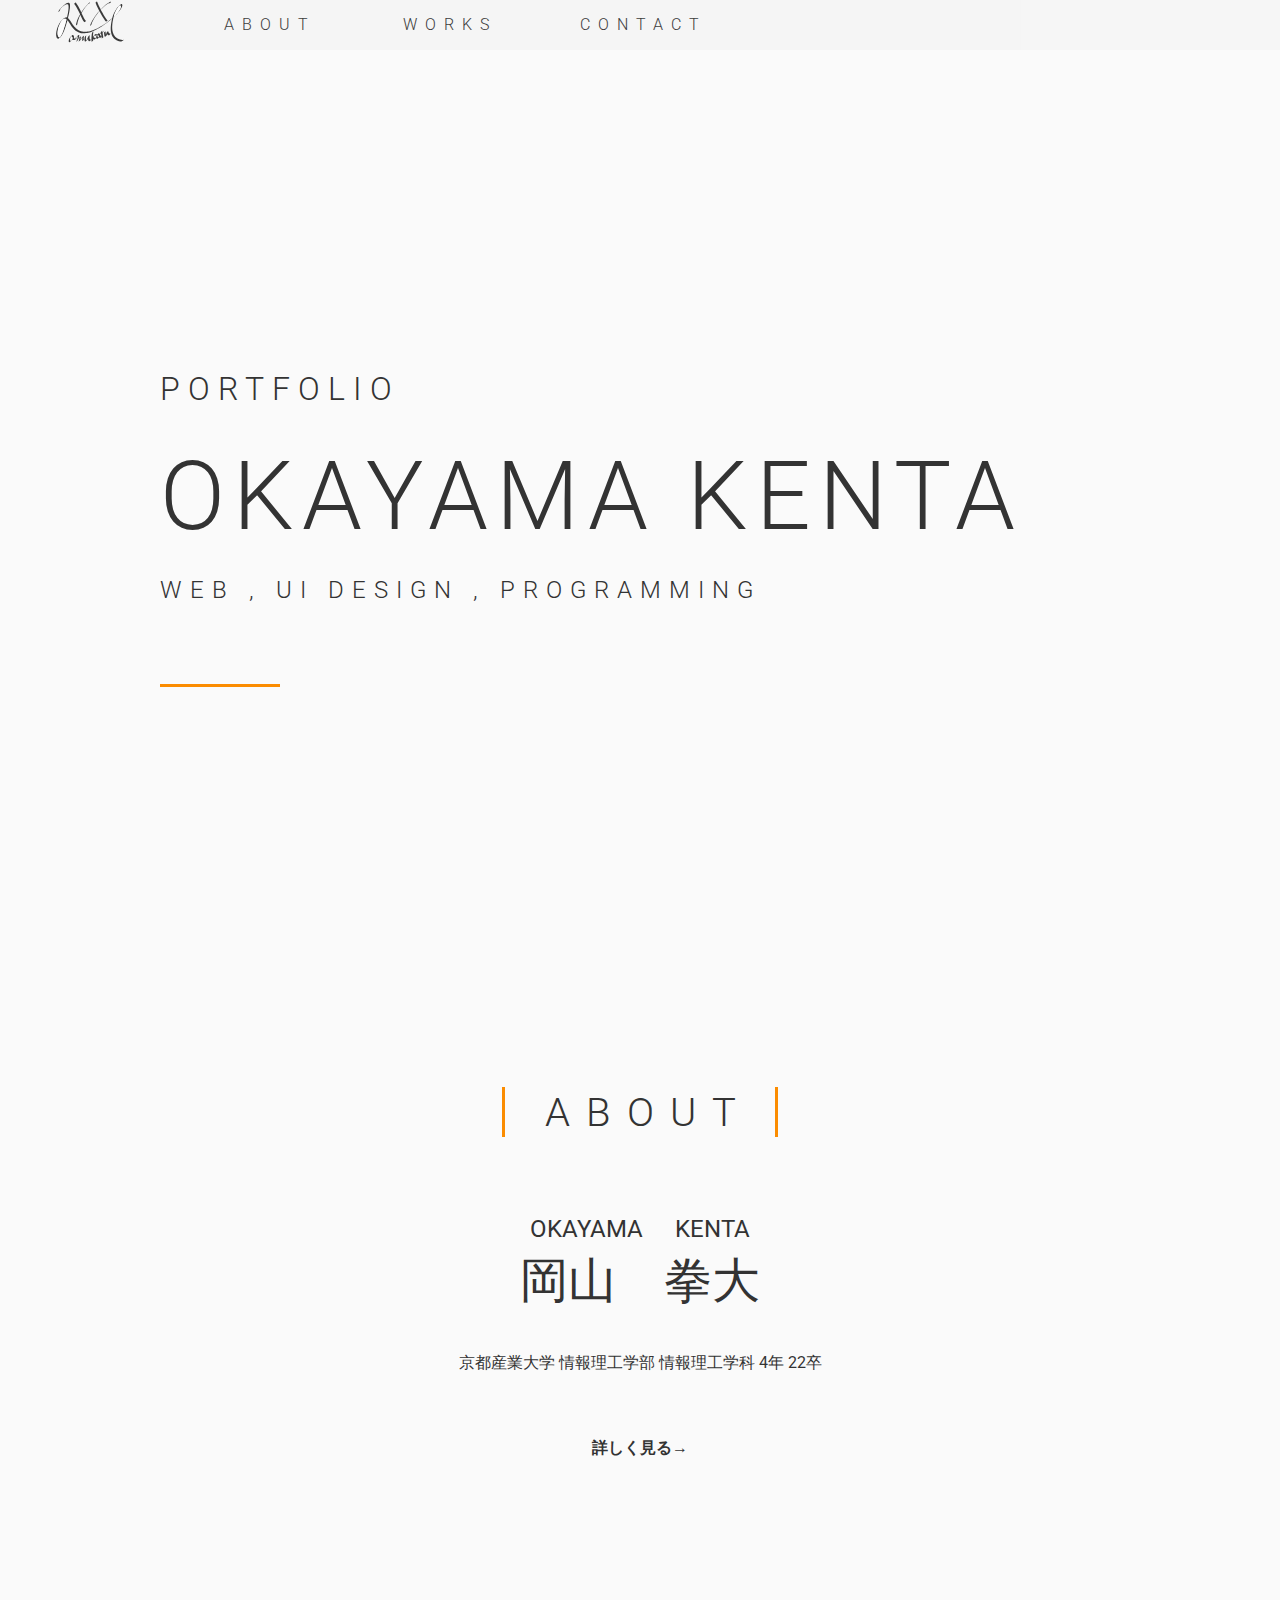
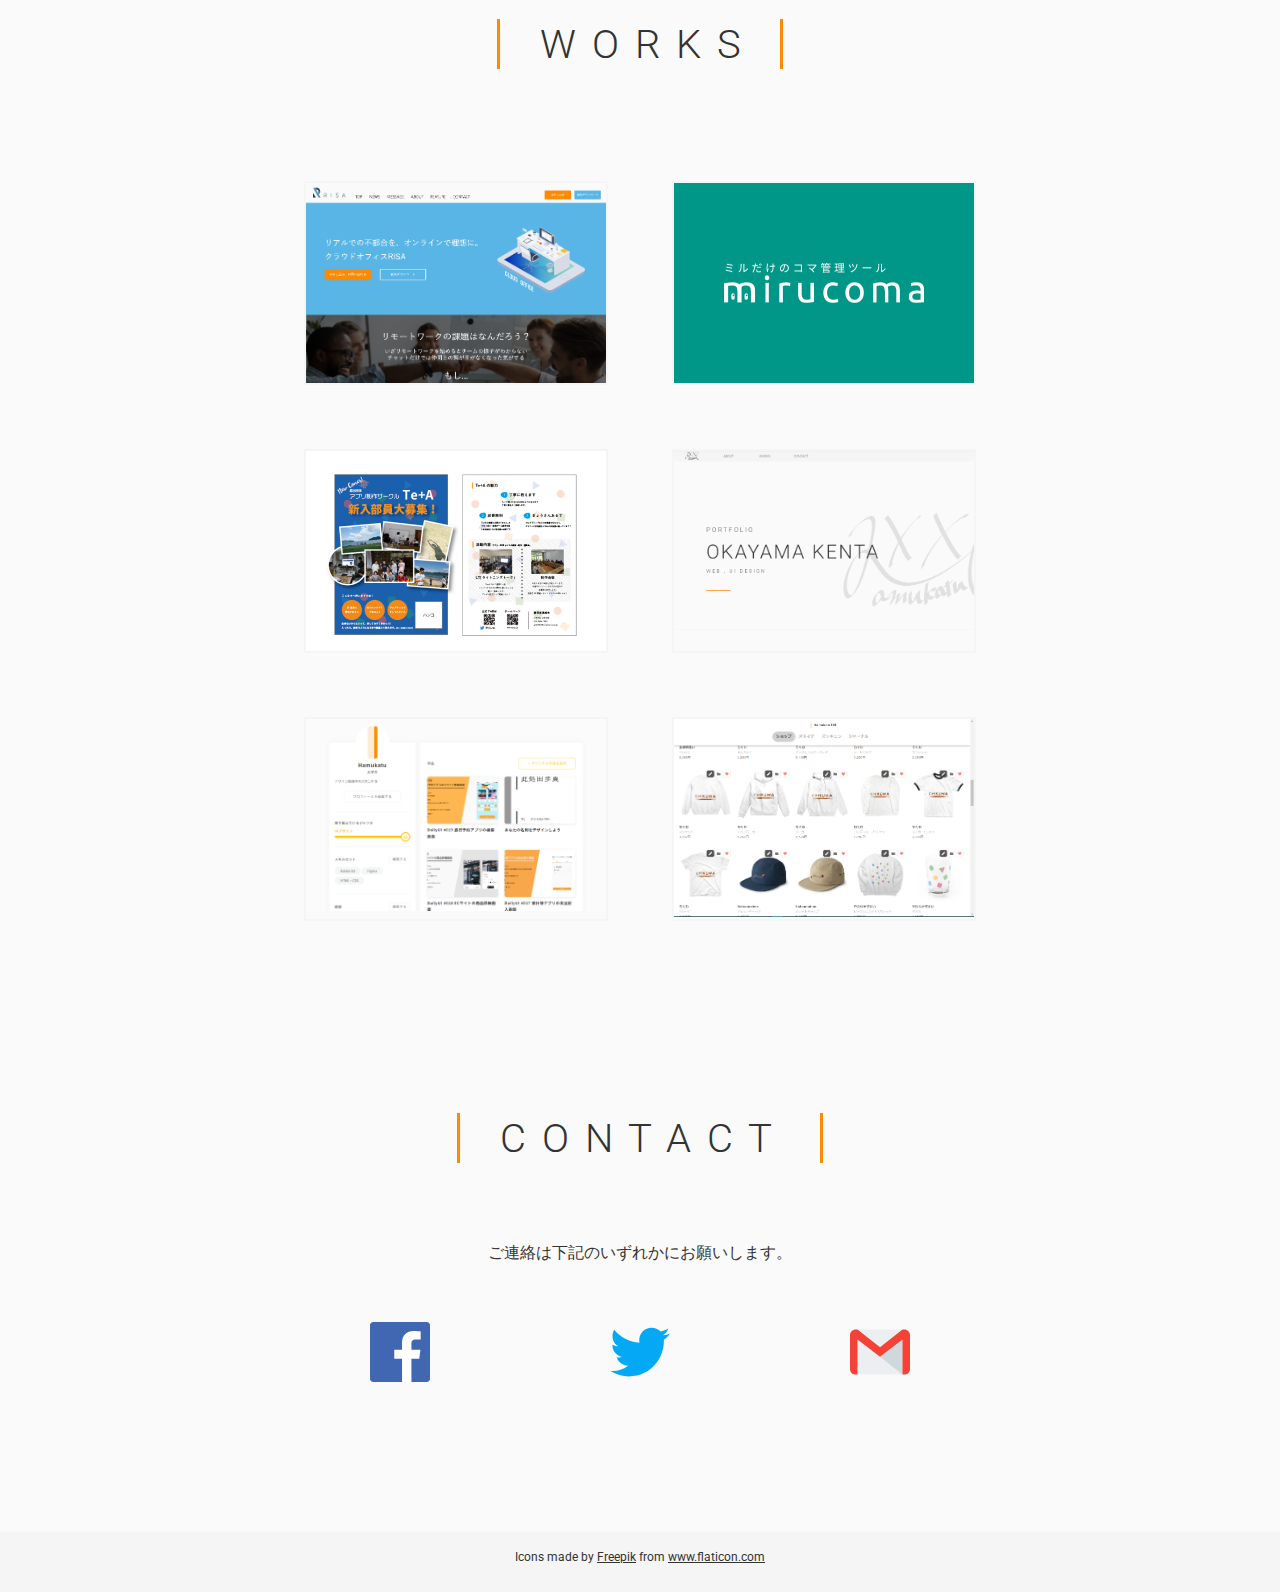
<file: index.html>
<!DOCTYPE html>
<html lang="ja" dir="ltr">

 <head>
  <meta charset="utf-8">
  <meta name="viewport" content="width=device-width, initial-scale=1, minimum-scale=1, user-scalable=yes">
	<title>Portfolio</title>
  <link rel="stylesheet" href="css/stylesheet.css">
  <link rel="stylesheet" href="css/responsive.css">
  <link rel="icon" href="img/icon-top-favicon.svg">
  <script src="https://ajax.googleapis.com/ajax/libs/jquery/1.12.4/jquery.min.js"></script>
  <script src="index.js"></script>
  <link href="https://fonts.googleapis.com/css2?family=Roboto&display=swap" rel="stylesheet">
  <link href="https://fonts.googleapis.com/css2?family=Roboto:wght@300&display=swap" rel="stylesheet">

  <!-- Global site tag (gtag.js) - Google Analytics -->
<script async src="https://www.googletagmanager.com/gtag/js?id=G-50XK68QY48"></script>
<script>
  window.dataLayer = window.dataLayer || [];
  function gtag(){dataLayer.push(arguments);}
  gtag('js', new Date());

  gtag('config', 'G-50XK68QY48');
</script>

 </head>

 <body>

  <header>
   <div class="header-btns">
     <a href="./index.html"><img src="img/icon-top.svg" class="header-btn header-icon" alt=""></a>
    <a href="./about.html" class="header-btn about-btn">ABOUT</a>
    <a href="./works.html" class="header-btn works-btn">WORKS</a>
    <a href="./contact.html" class="header-btn contact-btn">CONTACT</a>
   </div>
  </header>

  <div id="wrapper">
    <div class="head">
     <div class="btn-gnavi">
      <span></span>
      <span></span>
      <span></span>
     </div>
    </div>
   <nav id="global-navi">
    <ul class="menu">
     <li><a href="index.html">HOME</a></li>
     <li><a href="about.html">ABOUT</a></li>
     <li><a href="works.html">WORKS</a></li>
     <li><a href="contact.html">CONTACT</a></li>
    </ul>
   </nav>
  </div>

  <div class="top">
   <p class="sub-title1">PORTFOLIO</p>
   <p class="top-name">OKAYAMA KENTA</p>
   <p class="sub-title2">WEB , UI DESIGN , PROGRAMMING</p>
   <div class="line"></div>
   <img src="img/icon-top.svg" class="top-image" alt="">
  </div>

  <div class="about">
   <div class="title">
    <div class="line-left"></div>
    <p class="title-sentence">ABOUT</p>
    <div class="line-right"></div>
   </div>
   <div class="my-name">
    <div class="name-furigana">
     <p class="myoji-furigana">OKAYAMA</p>
     <p class="namae-furigana">KENTA</p>
    </div>
    <div class="name">
     <p class="myoji">岡山</p>
     <p class="namae">拳大</p>
    </div>
   </div>
   <p class="univ">京都産業大学 情報理工学部 情報理工学科 4年 22卒</p>
   <div class="btn">
    <a class="more-info" href="./about.html">詳しく見る→</a>
   </div>
  </div>

  <div class="works">
   <div class="title">
    <div class="line-left"></div>
    <p class="title-sentence-works">WORKS</p>
    <div class="line-right"></div>
   </div>
   <div class="contents-works">
    <div class="work risa">
     <a href="work-risa.html">
      <img src="img/risa.png" class="img-work" alt="">
       <div class="mask">
        <p class="sentence-hover">クラウドオフィスサービスRISA</p>
        <p class="sentence-hover">LPリデザイン</p>
       </div>
     </a>
    </div>
    <div class="work juku-hp">
     <a href="work-juku.html">
      <img src="img/mirucoma.png" class="img-work instead" alt="">
      <div class="mask">
       <p class="sentence-hover">塾業務サポートサービス</p>
       <p class="sentence-hover">web,UIデザイン</p>
      </div>
     </a>
    </div>
    <div class="work tea">
     <a href="work-tea.html">
      <img src="img/Te+A.png" class="img-work" alt="">
      <div class="mask">
       <p class="sentence-hover">アプリ制作サークルTe+A</p>
       <p class="sentence-hover">勧誘チラシ作成</p>
      </div>
     </a>
    </div>
    <div class="work portfolio">
     <a href="work-portfolio.html">
      <img src="img/portfolio-head.png" class="img-work" alt="">
      <div class="mask">
       <p class="sentence-hover">Portfolio</p>
       <p class="sentence-hover">webデザイン・コーディング</p>
      </div>
     </a>
    </div>
    <div class="work cocoda">
     <a href="https://cocoda-design.com/Hamukatu" target="_blank">
      <img src="img/Cocoda.png" class="img-work" alt="">
      <div class="mask">
       <p class="sentence-hover">DailyCocoda!</p>
       <p class="sentence-hover">UIデザイン</p>
      </div>
     </a>
    </div>
    <div class="work suzuri">
     <a href="https://suzuri.jp/hamukatu104" target="_blank">
      <img src="img/Suzuri.png" class="img-work" alt="">
      <div class="mask">
       <p class="sentence-hover">SUZURI</p>
       <p class="sentence-hover">Tシャツデザイン</p>
      </div>
     </a>
    </div>
   </div>
  </div>

  <div class="contact">
   <div class="title">
    <div class="line-left"></div>
    <p class="title-sentence-contact">CONTACT</p>
    <div class="line-right"></div>
   </div>
   <p class="contact-sentence">ご連絡は下記のいずれかにお願いします。</p>
   <div class="icons">
    <a href="https://www.facebook.com/profile.php?id=100041745818917" class="btn-contact" target="_blank"><img src="icon/facebook.svg" class="icon facebook" alt=""></a>
    <a href="https://twitter.com/328_kenta" class="btn-contact" target="_blank"><img src="icon/twitter.svg" class="icon twitter" alt=""></a>
    <a href="mailto:o.kenta.328@gmail.com" class="btn-contact" target="_blank"><img src="icon/gmail.svg" class="icon gmail" alt=""></a>
   </div>
  </div>

  <footer>
   <div class="flat-icon">Icons made by <a href="https://www.flaticon.com/authors/freepik" title="Freepik">Freepik</a> from <a href="https://www.flaticon.com/" title="Flaticon">www.flaticon.com</a></div>
  </footer>

 </body>
</html>
</file>
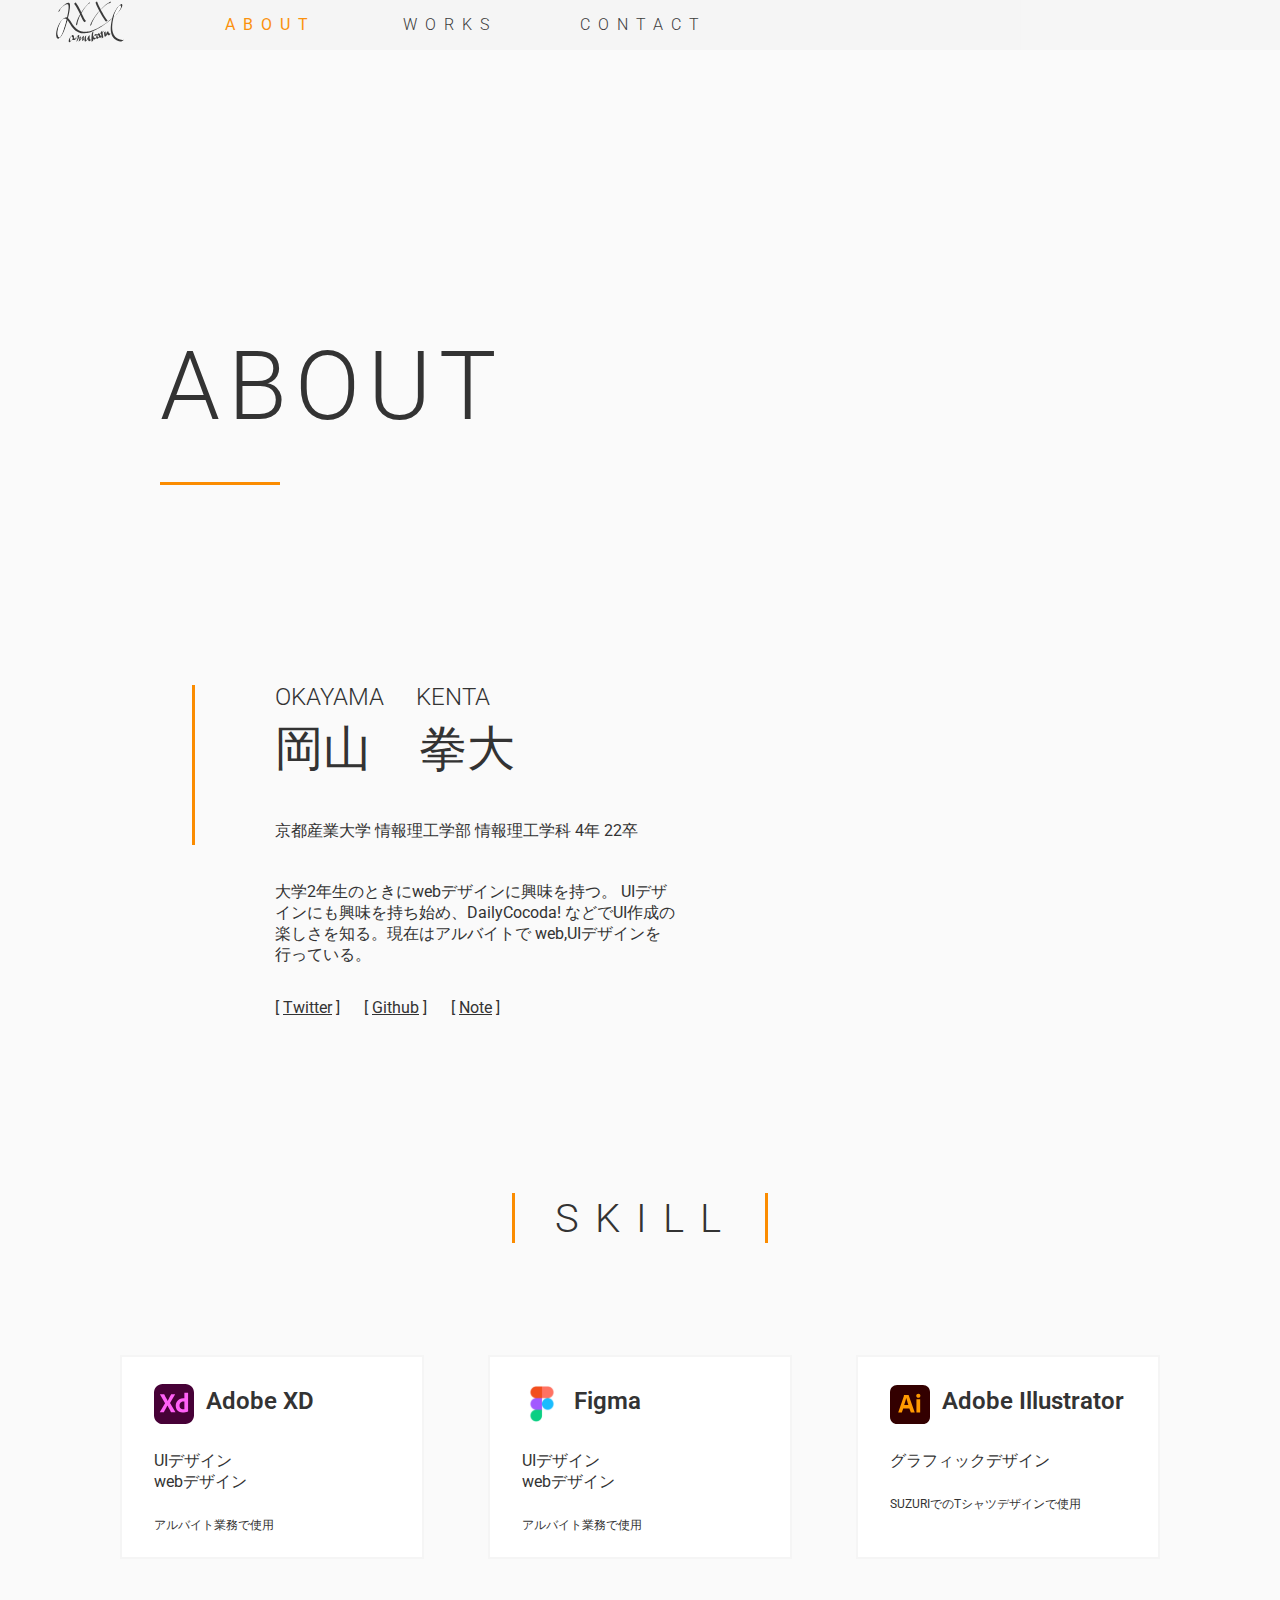
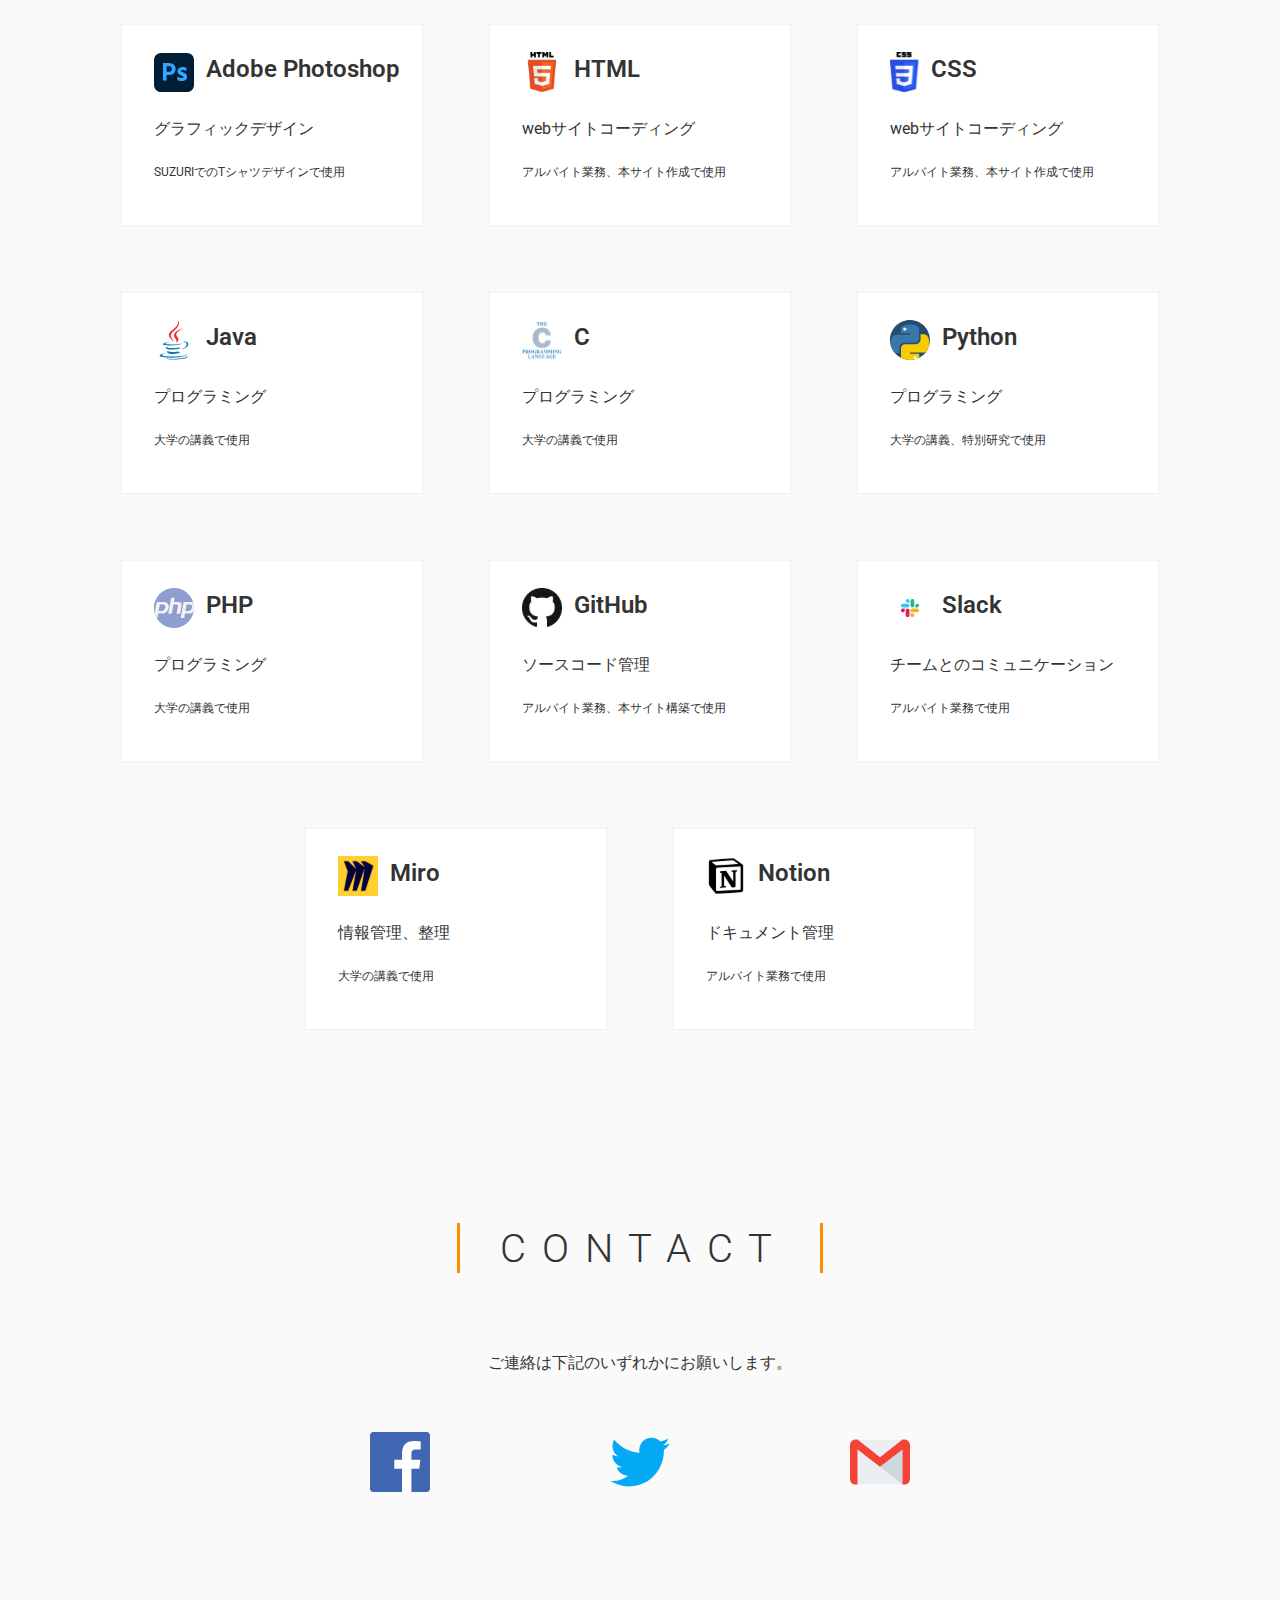
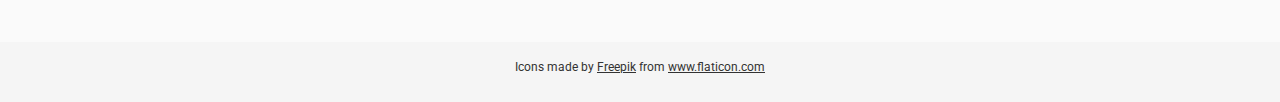
<file: about.html>
<!DOCTYPE html>
<html lang="ja" dir="ltr">

<head>
 <meta charset="utf-8">
 <meta name="viewport" content="width=device-width, initial-scale=1, minimum-scale=1, user-scalable=yes">
 <title>Portfolio</title>
 <link rel="stylesheet" href="css/stylesheet.css">
 <link rel="stylesheet" href="css/about.css">
 <link rel="stylesheet" href="css/responsive.css">
 <script src="https://ajax.googleapis.com/ajax/libs/jquery/1.12.4/jquery.min.js"></script>
 <script src="index.js"></script>
 <link href="https://fonts.googleapis.com/css2?family=Roboto&display=swap" rel="stylesheet">
 <link href="https://fonts.googleapis.com/css2?family=Roboto:wght@300&display=swap" rel="stylesheet">

<!-- Global site tag (gtag.js) - Google Analytics -->
<script async src="https://www.googletagmanager.com/gtag/js?id=G-50XK68QY48"></script>
<script>
  window.dataLayer = window.dataLayer || [];
  function gtag(){dataLayer.push(arguments);}
  gtag('js', new Date());

  gtag('config', 'G-50XK68QY48');
</script>

</head>

<body>

 <header>
  <div class="header-btns">
   <a href="./index.html"><img src="img/icon-top.svg" class="header-btn header-icon" alt=""></a>
   <a href="./about.html" class="header-btn about-btn">ABOUT</a>
   <a href="./works.html" class="header-btn works-btn">WORKS</a>
   <a href="./contact.html" class="header-btn contact-btn">CONTACT</a>
  </div>
 </header>

 <div id="wrapper">
  <div class="head">
   <div class="btn-gnavi">
    <span></span>
    <span></span>
    <span></span>
   </div>
  </div>
 <nav id="global-navi">
  <ul class="menu">
   <li><a href="index.html">HOME</a></li>     
   <li><a href="about.html">ABOUT</a></li>
   <li><a href="works.html">WORKS</a></li>
   <li><a href="contact.html">CONTACT</a></li>
  </ul>
 </nav>
</div>

 <div class="top">
  <p class="top-name">ABOUT</p>
  <div class="line"></div>
 </div>
 
 <div class="about-me">
  <div class="line-about"></div>
  <div class="my-profile">
   <div class="my-name">
    <div class="name-furigana">
     <p class="myoji-furigana">OKAYAMA</p>
     <p class="namae-furigana">KENTA</p>
    </div>
    <div class="name">
     <p class="myoji">岡山</p>
     <p class="namae">拳大</p>
    </div>
   </div>
   <p class="univ">京都産業大学 情報理工学部 情報理工学科 4年 22卒</p>
   <p class="sentence-about">大学2年生のときにwebデザインに興味を持つ。
    UIデザインにも興味を持ち始め、DailyCocoda!
    などでUI作成の楽しさを知る。現在はアルバイトで
    web,UIデザインを行っている。</p>
    <div class="sns">
     <p class="sns-btn">[ <a href="https://twitter.com/328_kenta" target="_blank">Twitter</a> ]</p>
     <p class="sns-btn">[ <a href="https://github.com/Hamukatu104" target="_blank">Github</a> ]</p>
     <p class="sns-btn">[ <a href="https://note.com/hamukatu104" target="_blank">Note</a> ]</p>
    </div>
  </div>
  <div><img src="img/icon-top.svg" class="top-image" alt=""></div>
 </div>

 <div class="skills">
  <div class="title">
   <div class="line-left"></div>
   <p class="title-sentence-skill">SKILL</p>
   <div class="line-right"></div>
  </div>

  <div class="contents-skills">

   <div class="skill xd">
     <img src="icon/XD.svg" class="icon-skill vertical-middle" alt="">
     <p class="sentence-skill vertical-middle">Adobe XD</p>
     <p class="subtitle-skill">UIデザイン<br>webデザイン</p>
     <p class="use-skill">アルバイト業務で使用</p>
   </div>
   <div class="skill figma">
    <img src="icon/figma.svg" class="icon-skill vertical-middle" alt="">
    <p class="sentence-skill vertical-middle">Figma</p>
    <p class="subtitle-skill">UIデザイン<br>webデザイン</p>
    <p class="use-skill">アルバイト業務で使用</p>
  </div>
  <div class="skill illustrator">
    <img src="icon/illustrator.svg" class="icon-skill vertical-middle" alt="">
    <p class="sentence-skill vertical-middle">Adobe Illustrator</p>
    <p class="subtitle-skill">グラフィックデザイン</p>
    <p class="use-skill">SUZURIでのTシャツデザインで使用</p>
  </div>
  <div class="skill photoshop">
    <img src="icon/photoshop.svg" class="icon-skill vertical-middle" alt="">
    <p class="sentence-skill vertical-middle">Adobe Photoshop</p>
    <p class="subtitle-skill">グラフィックデザイン</p>
    <p class="use-skill">SUZURIでのTシャツデザインで使用</p>
  </div>
  <div class="skill html">
    <img src="icon/HTML5.svg" class="icon-skill vertical-middle" alt="">
    <p class="sentence-skill vertical-middle">HTML</p>
    <p class="subtitle-skill">webサイトコーディング</p>
    <p class="use-skill">アルバイト業務、本サイト作成で使用</p>
  </div>
  <div class="skill css">
    <img src="icon/CSS3.svg" class="icon-skill vertical-middle" alt="">
    <p class="sentence-skill vertical-middle">CSS</p>
    <p class="subtitle-skill">webサイトコーディング</p>
    <p class="use-skill">アルバイト業務、本サイト作成で使用</p>
  </div>
  <div class="skill Java">
    <img src="icon/java.svg" class="icon-skill vertical-middle" alt="">
    <p class="sentence-skill vertical-middle">Java</p>
    <p class="subtitle-skill">プログラミング</p>
    <p class="use-skill">大学の講義で使用</p>
  </div>
  <div class="skill C">
    <img src="icon/C.svg" class="icon-skill vertical-middle" alt="">
    <p class="sentence-skill vertical-middle">C</p>
    <p class="subtitle-skill">プログラミング</p>
    <p class="use-skill">大学の講義で使用</p>
  </div>
  <div class="skill Python">
    <img src="icon/python.svg" class="icon-skill vertical-middle" alt="">
    <p class="sentence-skill vertical-middle">Python</p>
    <p class="subtitle-skill">プログラミング</p>
    <p class="use-skill">大学の講義、特別研究で使用</p>
  </div>
  <div class="skill php">
    <img src="icon/php.svg" class="icon-skill vertical-middle" alt="">
    <p class="sentence-skill vertical-middle">PHP</p>
    <p class="subtitle-skill">プログラミング</p>
    <p class="use-skill">大学の講義で使用</p>
  </div>
  <div class="skill Github">
    <img src="icon/GitHub.svg" class="icon-skill vertical-middle" alt="">
    <p class="sentence-skill vertical-middle">GitHub</p>
    <p class="subtitle-skill">ソースコード管理</p>
    <p class="use-skill">アルバイト業務、本サイト構築で使用</p>
  </div>
  <div class="skill Slack">
    <img src="icon/Slack.svg" class="icon-skill vertical-middle" alt="">
    <p class="sentence-skill vertical-middle">Slack</p>
    <p class="subtitle-skill">チームとのコミュニケーション</p>
    <p class="use-skill">アルバイト業務で使用</p>
  </div>
  <div class="skill Miro">
    <img src="icon/miro.svg" class="icon-skill vertical-middle" alt="">
    <p class="sentence-skill vertical-middle">Miro</p>
    <p class="subtitle-skill">情報管理、整理</p>
    <p class="use-skill">大学の講義で使用</p>
  </div>
  <div class="skill Notion">
    <img src="icon/notion.svg" class="icon-skill vertical-middle" alt="">
    <p class="sentence-skill vertical-middle">Notion</p>
    <p class="subtitle-skill">ドキュメント管理</p>
    <p class="use-skill">アルバイト業務で使用</p>
  </div>



  </div>


 </div>
 
 <div class="contact">
  <div class="title">
   <div class="line-left"></div>
   <p class="title-sentence-contact">CONTACT</p>
   <div class="line-right"></div>
  </div>
  <p class="contact-sentence">ご連絡は下記のいずれかにお願いします。</p>
  <div class="icons">
   <a href="https://www.facebook.com/profile.php?id=100041745818917" class="btn-contact" target="_blank"><img src="icon/facebook.svg" class="icon facebook" alt=""></a>
   <a href="https://twitter.com/328_kenta" class="btn-contact" target="_blank"><img src="icon/twitter.svg" class="icon twitter" alt=""></a>
   <a href="mailto:o.kenta.328@gmail.com" class="btn-contact" target="_blank"><img src="icon/gmail.svg" class="icon gmail" alt=""></a>
  </div>
 </div>

 <footer>
  <div class="flat-icon">Icons made by <a href="https://www.flaticon.com/authors/freepik" title="Freepik">Freepik</a> from <a href="https://www.flaticon.com/" title="Flaticon">www.flaticon.com</a></div>
 </footer>
  
</body>

</html>
</file>
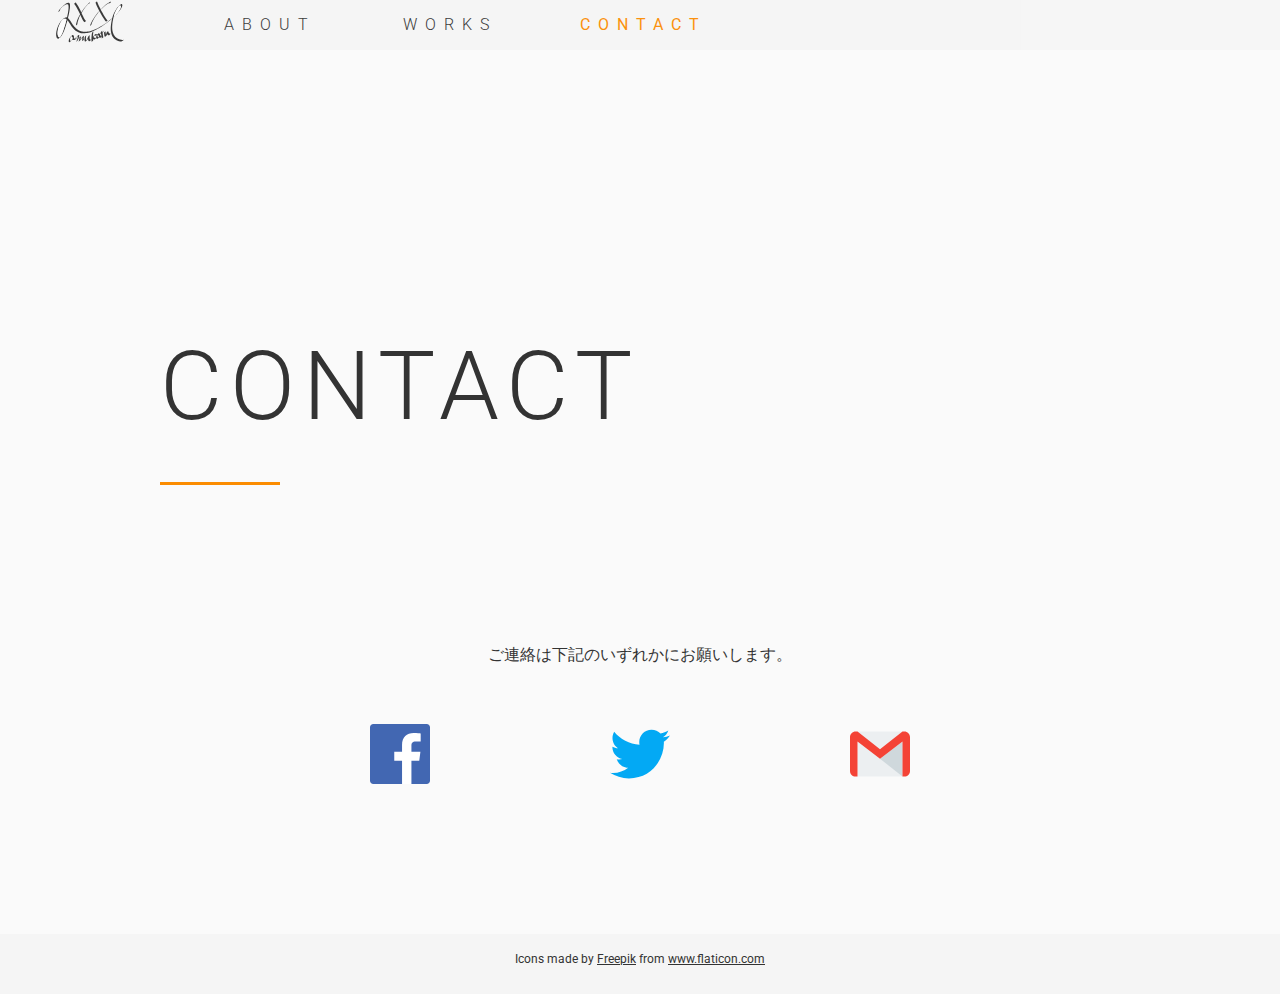
<file: contact.html>
<!DOCTYPE html>
<html lang="ja" dir="ltr">

<head>
  
 <meta charset="utf-8">
 <meta name="viewport" content="width=device-width, initial-scale=1, minimum-scale=1, user-scalable=yes">
 <title>Portfolio</title>
 <link rel="stylesheet" href="css/stylesheet.css">
 <link rel="stylesheet" href="css/contact.css">
 <link rel="stylesheet" href="css/responsive.css">
 <script src="https://ajax.googleapis.com/ajax/libs/jquery/1.12.4/jquery.min.js"></script>
 <script src="index.js"></script>
 <link href="https://fonts.googleapis.com/css2?family=Roboto&display=swap" rel="stylesheet">
 <link href="https://fonts.googleapis.com/css2?family=Roboto:wght@300&display=swap" rel="stylesheet">

<!-- Global site tag (gtag.js) - Google Analytics -->
<script async src="https://www.googletagmanager.com/gtag/js?id=G-50XK68QY48"></script>
<script>
  window.dataLayer = window.dataLayer || [];
  function gtag(){dataLayer.push(arguments);}
  gtag('js', new Date());

  gtag('config', 'G-50XK68QY48');
</script>

</head>

<body>
 <header>
  <div class="header-btns">
   <a href="./index.html"><img src="img/icon-top.svg" class="header-btn header-icon" alt=""></a>
   <a href="./about.html" class="header-btn about-btn">ABOUT</a>
   <a href="./works.html" class="header-btn works-btn">WORKS</a>
   <a href="./contact.html" class="header-btn contact-btn">CONTACT</a>
  </div>
 </header>

 <div id="wrapper">
  <div class="head">
   <div class="btn-gnavi">
    <span></span>
    <span></span>
    <span></span>
   </div>
  </div>
 <nav id="global-navi">
  <ul class="menu">
   <li><a href="index.html">HOME</a></li>     
   <li><a href="about.html">ABOUT</a></li>
   <li><a href="works.html">WORKS</a></li>
   <li><a href="contact.html">CONTACT</a></li>
  </ul>
 </nav>
</div>

 <div class="top">
  <p class="top-name">CONTACT</p>
  <div class="line"></div>
 </div>

 <div class="contact">
  <p class="contact-sentence">ご連絡は下記のいずれかにお願いします。</p>
  <div class="icons">
   <a href="https://www.facebook.com/profile.php?id=100041745818917" class="btn-contact" target="_blank"><img src="icon/facebook.svg" class="icon facebook" alt=""></a>
   <a href="https://twitter.com/328_kenta" class="btn-contact" target="_blank"><img src="icon/twitter.svg" class="icon twitter" alt=""></a>
   <a href="mailto:o.kenta.328@gmail.com" class="btn-contact" target="_blank"><img src="icon/gmail.svg" class="icon gmail" alt=""></a>
  </div>
 </div>
 
 <footer>
  <div class="flat-icon">Icons made by <a href="https://www.flaticon.com/authors/freepik" title="Freepik">Freepik</a> from <a href="https://www.flaticon.com/" title="Flaticon">www.flaticon.com</a></div>
 </footer>

</body>

</html>
</file>
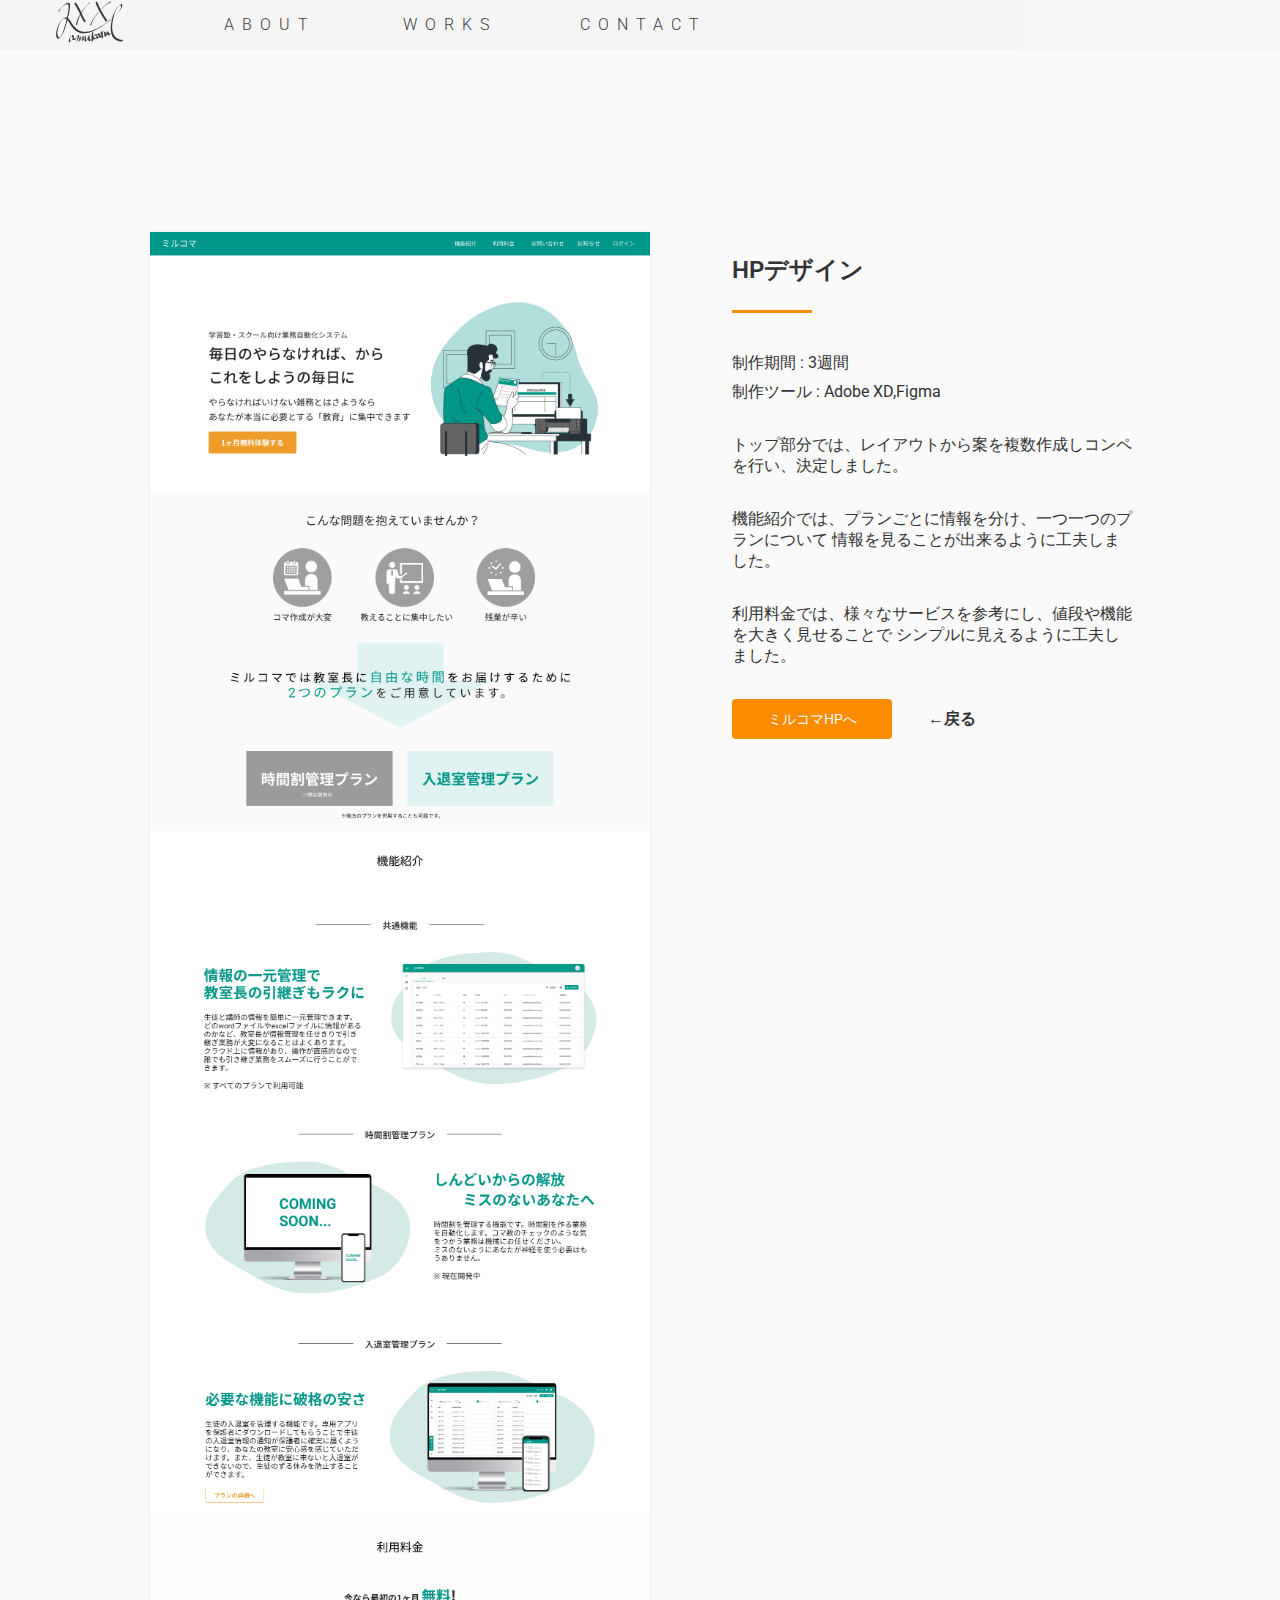
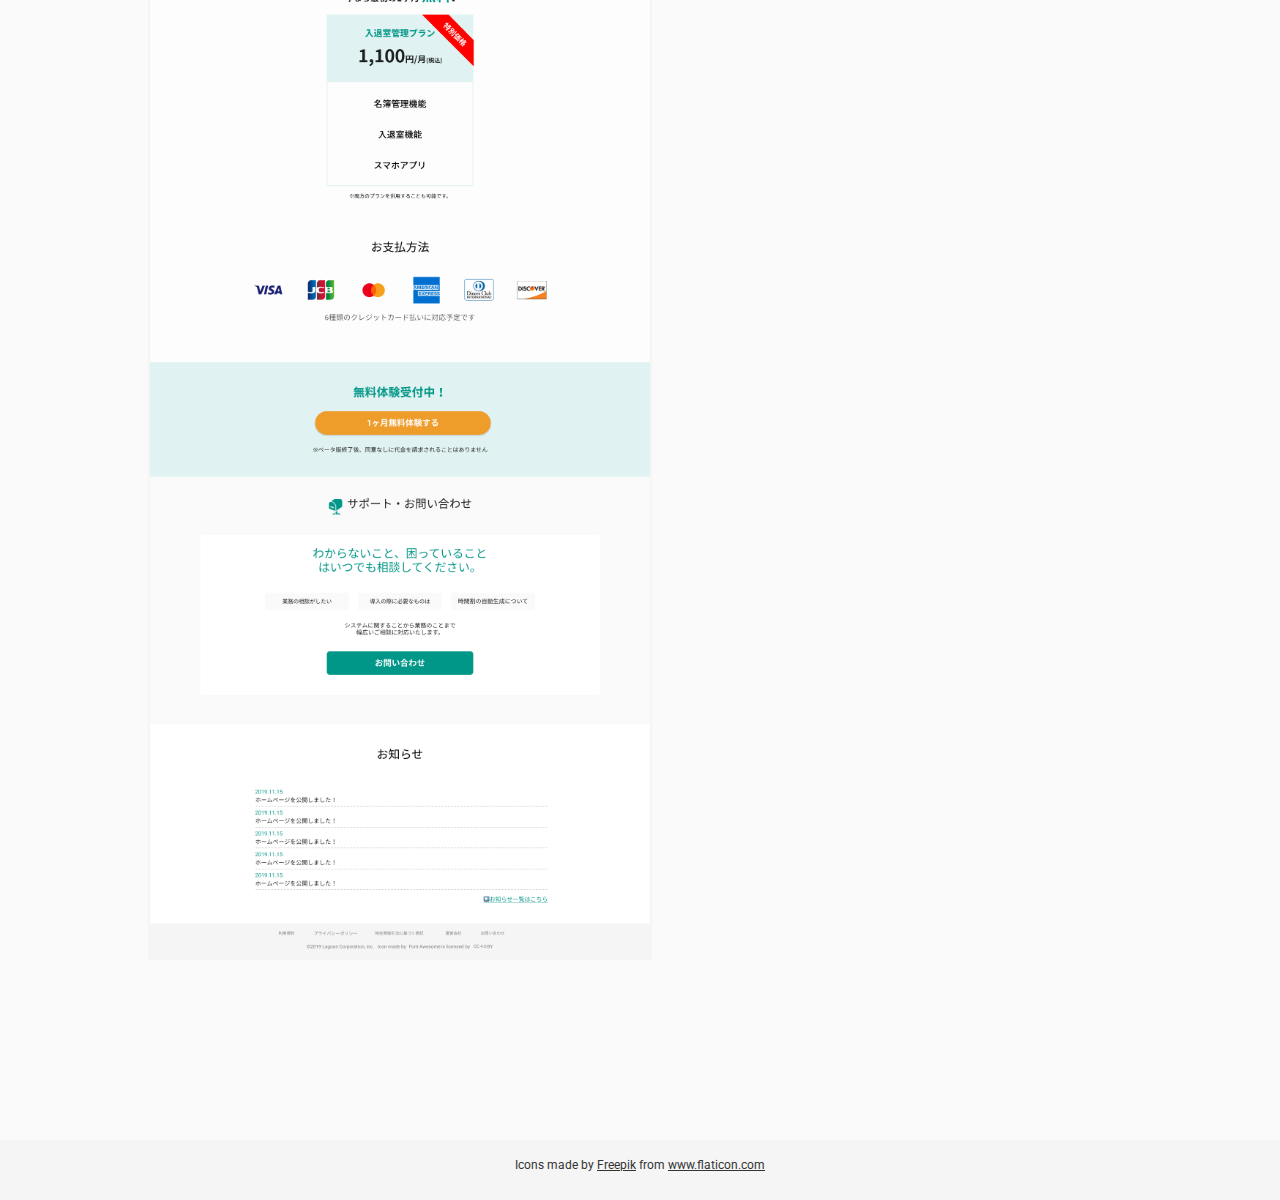
<file: mirucoma-hp.html>
<!DOCTYPE html>
<html lang="ja" dir="ltr">

<head>
 <title>Portfolio</title>
 <meta charset="utf-8">
 <meta name="viewport" content="width=device-width, initial-scale=1, minimum-scale=1, user-scalable=yes">
 <link rel="stylesheet" href="css/stylesheet.css">
 <link rel="stylesheet" href="css/works-templete.css">
 <link rel="stylesheet" href="css/responsive.css">
 <script src="https://ajax.googleapis.com/ajax/libs/jquery/1.12.4/jquery.min.js"></script>
 <script src="index.js"></script>
 <link href="https://fonts.googleapis.com/css2?family=Roboto&display=swap" rel="stylesheet">
 <link href="https://fonts.googleapis.com/css2?family=Roboto:wght@300&display=swap" rel="stylesheet">

<!-- Global site tag (gtag.js) - Google Analytics -->
<script async src="https://www.googletagmanager.com/gtag/js?id=G-50XK68QY48"></script>
<script>
  window.dataLayer = window.dataLayer || [];
  function gtag(){dataLayer.push(arguments);}
  gtag('js', new Date());

  gtag('config', 'G-50XK68QY48');
</script>

</head>

<body>
 <header>
  <div class="header-btns">
   <a href="./index.html"><img src="img/icon-top.svg" class="header-btn header-icon" alt=""></a>
   <a href="./about.html" class="header-btn about-btn">ABOUT</a>
   <a href="./works.html" class="header-btn works-btn">WORKS</a>
   <a href="./contact.html" class="header-btn contact-btn">CONTACT</a>
   </div>
 </header>

 <div id="wrapper">
  <div class="head">
   <div class="btn-gnavi">
    <span></span>
    <span></span>
    <span></span>
   </div>
  </div>
 <nav id="global-navi">
  <ul class="menu">
   <li><a href="index.html">HOME</a></li> 
   <li><a href="about.html">ABOUT</a></li>
   <li><a href="works.html">WORKS</a></li>
   <li><a href="contact.html">CONTACT</a></li>
  </ul>
 </nav>
</div>

 <div class="contents-hp">
  <img src="img/hp-full.png" class="work-image-hp" alt="">
  <div class="work-info">
   <p class="company" style="font-weight: 600;">HPデザイン</p>
   <div class="line-work"></div>
   <p class="period">制作期間 : 3週間</p>
   <p class="tool">制作ツール : Adobe XD,Figma</p>
   <p class="work-detail">
    トップ部分では、レイアウトから案を複数作成しコンペを行い、決定しました。
   </p>
   <p class="work-detail">
    機能紹介では、プランごとに情報を分け、一つ一つのプランについて
    情報を見ることが出来るように工夫しました。
   </p>
   <p class="work-detail">
    利用料金では、様々なサービスを参考にし、値段や機能を大きく見せることで
    シンプルに見えるように工夫しました。
   </p>
   <a href="https://mirucoma.jp/" class="work-info-btn" target="_blank"><p class="work-info-text">ミルコマHPへ</p></a>
   <a class="more-info" href="./work-juku.html" style="margin-left: 32px;">←戻る</a>
  </div>
 </div>

 <footer>
  <div class="flat-icon">Icons made by <a href="https://www.flaticon.com/authors/freepik" title="Freepik">Freepik</a> from <a href="https://www.flaticon.com/" title="Flaticon">www.flaticon.com</a></div>
 </footer>

</body>
</html>
</file>
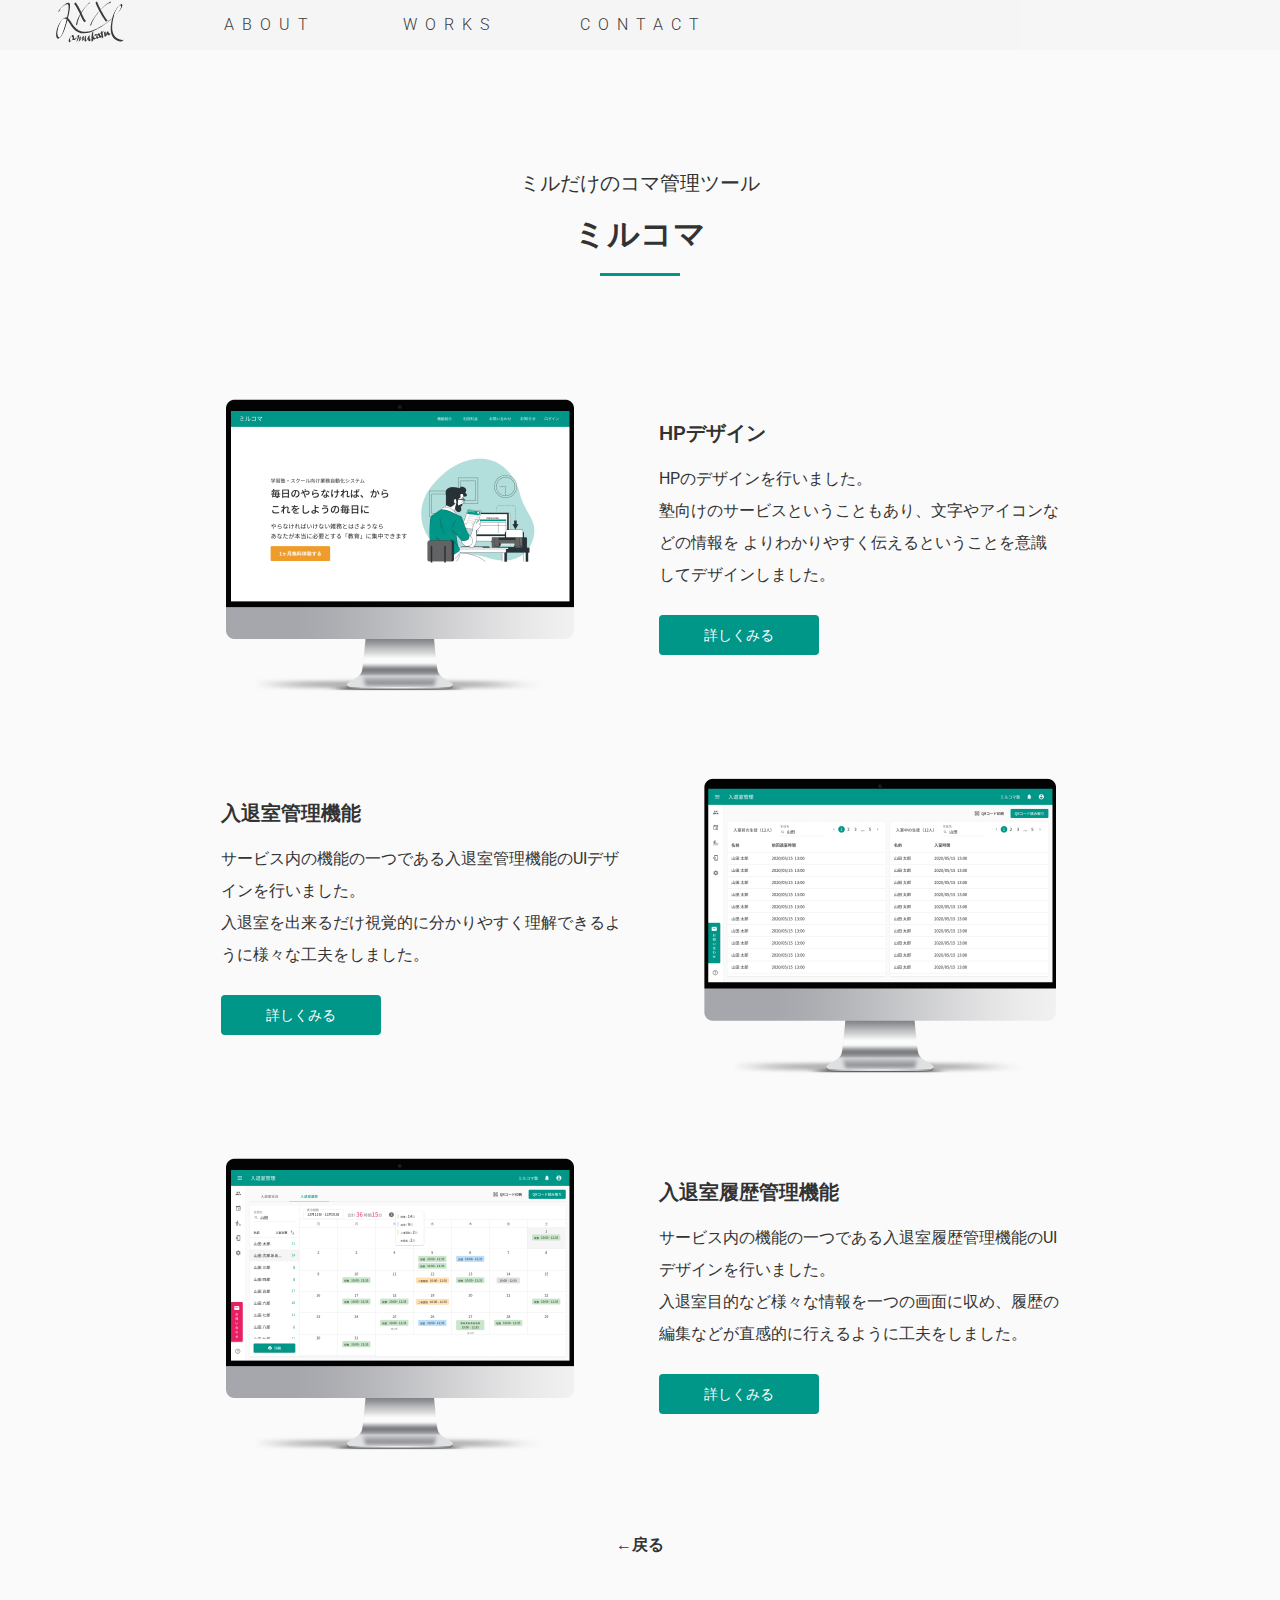
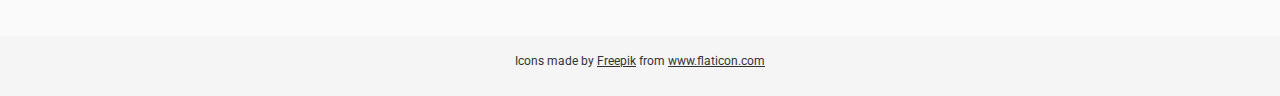
<file: work-juku.html>
<!DOCTYPE html>
<html lang="ja" dir="ltr">

<head>
 <title>Portfolio</title>
 <meta charset="utf-8">
 <meta name="viewport" content="width=device-width, initial-scale=1, minimum-scale=1, user-scalable=yes">
 <link rel="stylesheet" href="css/stylesheet.css">
 <link rel="stylesheet" href="css/works-templete.css">
 <link rel="stylesheet" href="css/work-juku.css">
 <link rel="stylesheet" href="css/responsive.css">
 <script src="https://ajax.googleapis.com/ajax/libs/jquery/1.12.4/jquery.min.js"></script>
 <script src="index.js"></script>
 <link href="https://fonts.googleapis.com/css2?family=Roboto&display=swap" rel="stylesheet">
 <link href="https://fonts.googleapis.com/css2?family=Roboto:wght@300&display=swap" rel="stylesheet">

<!-- Global site tag (gtag.js) - Google Analytics -->
<script async src="https://www.googletagmanager.com/gtag/js?id=G-50XK68QY48"></script>
<script>
  window.dataLayer = window.dataLayer || [];
  function gtag(){dataLayer.push(arguments);}
  gtag('js', new Date());

  gtag('config', 'G-50XK68QY48');
</script>

</head>

<body>
 <header>
  <div class="header-btns">
   <a href="./index.html"><img src="img/icon-top.svg" class="header-btn header-icon" alt=""></a>
   <a href="./about.html" class="header-btn about-btn">ABOUT</a>
   <a href="./works.html" class="header-btn works-btn">WORKS</a>
   <a href="./contact.html" class="header-btn contact-btn">CONTACT</a>
   </div>
 </header>

 <div id="wrapper">
  <div class="head">
   <div class="btn-gnavi">
    <span></span>
    <span></span>
    <span></span>
   </div>
  </div>
  <nav id="global-navi">
   <ul class="menu">
    <li><a href="index.html">HOME</a></li>
    <li><a href="about.html">ABOUT</a></li>
    <li><a href="works.html">WORKS</a></li>
    <li><a href="contact.html">CONTACT</a></li>
   </ul>
  </nav>
 </div>

 <div class="service-title">
  <p class="service">ミルだけのコマ管理ツール</p>
  <p class="service-name">ミルコマ</p>
  <div class="line-work"></div>
 </div>

 <div class="contents">
  <img src="img/HP.png" class="work-image" alt="" style="border: none;">
  <div class="sentence-right">
    <p class="content-title">HPデザイン</p>
    <p class="work-detail">
      HPのデザインを行いました。<br>
      塾向けのサービスということもあり、文字やアイコンなどの情報を
      よりわかりやすく伝えるということを意識してデザインしました。
    </p>
    <a href="mirucoma-hp.html" class="work-info-btn"><p class="work-info-text">詳しくみる</p></a>
  </div>
 </div>

 <div class="contents">
  <div class="sentence-left">
    <p class="content-title">入退室管理機能</p>
    <p class="work-detail">
     サービス内の機能の一つである入退室管理機能のUIデザインを行いました。<br>
     入退室を出来るだけ視覚的に分かりやすく理解できるように様々な工夫をしました。
    </p>
    <a href="manage-enter.html" class="work-info-btn"><p class="work-info-text">詳しくみる</p></a>
  </div>
  <img src="img/enter-manage.png" class="work-image" alt="" style="border: none;">
 </div>

<div class="contents">
  <img src="img/enter-result.png" class="work-image" alt="" style="border: none;">
  <div class="sentence-right">
    <p class="content-title">入退室履歴管理機能</p>
    <p class="work-detail">
      サービス内の機能の一つである入退室履歴管理機能のUIデザインを行いました。<br>
      入退室目的など様々な情報を一つの画面に収め、履歴の編集などが直感的に行えるように工夫をしました。
    </p>
    <a href="result-enter.html" class="work-info-btn"><p class="work-info-text">詳しくみる</p></a>
  </div>
 </div>

 <div class="btn">
  <a class="more-info" href="./works.html" style="margin-bottom: 80px;">←戻る</a>
 </div>

 <footer>
  <div class="flat-icon">Icons made by <a href="https://www.flaticon.com/authors/freepik" title="Freepik">Freepik</a> from <a href="https://www.flaticon.com/" title="Flaticon">www.flaticon.com</a></div>
 </footer>

</body>
</html>
</file>
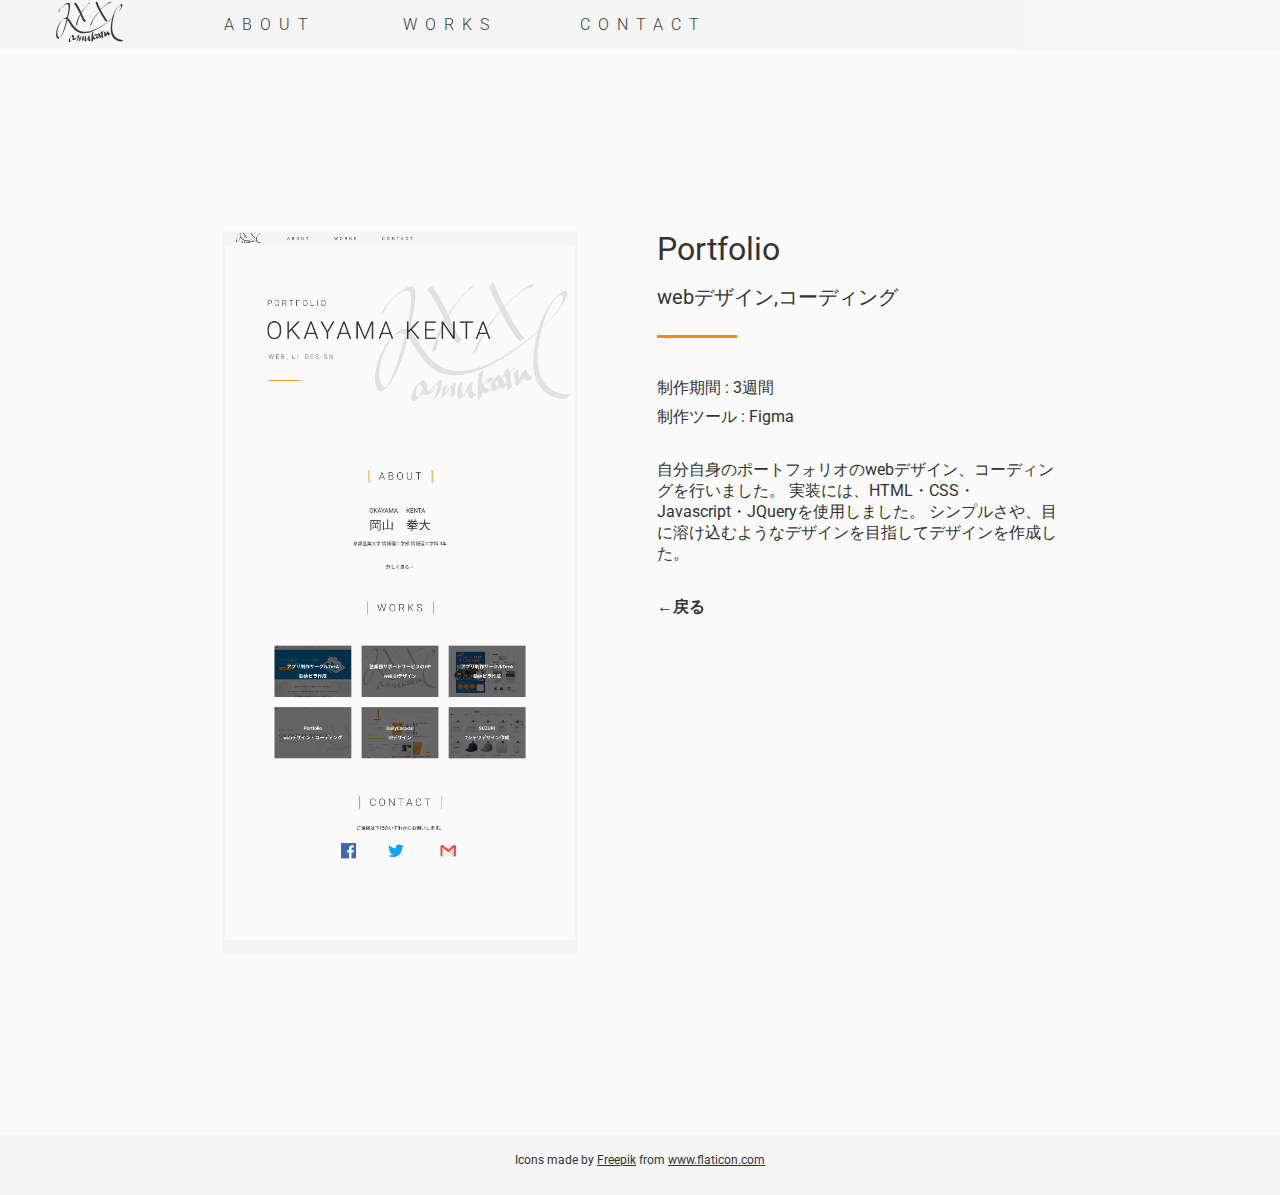
<file: work-portfolio.html>
<!DOCTYPE html>
<html lang="ja" dir="ltr">

<head>
 <title>Portfolio</title>
 <meta charset="utf-8">
 <meta name="viewport" content="width=device-width, initial-scale=1, minimum-scale=1, user-scalable=yes">
 <link rel="stylesheet" href="css/stylesheet.css">
 <link rel="stylesheet" href="css/works-templete.css">
 <link rel="stylesheet" href="css/responsive.css">
 <script src="https://ajax.googleapis.com/ajax/libs/jquery/1.12.4/jquery.min.js"></script>
 <script src="index.js"></script>
 <link href="https://fonts.googleapis.com/css2?family=Roboto&display=swap" rel="stylesheet">
 <link href="https://fonts.googleapis.com/css2?family=Roboto:wght@300&display=swap" rel="stylesheet">

<!-- Global site tag (gtag.js) - Google Analytics -->
<script async src="https://www.googletagmanager.com/gtag/js?id=G-50XK68QY48"></script>
<script>
  window.dataLayer = window.dataLayer || [];
  function gtag(){dataLayer.push(arguments);}
  gtag('js', new Date());

  gtag('config', 'G-50XK68QY48');
</script>

</head>

<body>
 <header>
  <div class="header-btns">
   <a href="./index.html"><img src="img/icon-top.svg" class="header-btn header-icon" alt=""></a>
   <a href="./about.html" class="header-btn about-btn">ABOUT</a>
   <a href="./works.html" class="header-btn works-btn">WORKS</a>
   <a href="./contact.html" class="header-btn contact-btn">CONTACT</a>
   </div>
 </header>

 <div id="wrapper">
  <div class="head">
   <div class="btn-gnavi">
    <span></span>
    <span></span>
    <span></span>
   </div>
  </div>
 <nav id="global-navi">
  <ul class="menu">
   <li><a href="index.html">HOME</a></li>
   <li><a href="about.html">ABOUT</a></li>
   <li><a href="works.html">WORKS</a></li>
   <li><a href="contact.html">CONTACT</a></li>
  </ul>
 </nav>
</div>

 <div class="contents">
  <img src="img/portfolio-all.png" class="work-image" alt="">
  <div class="work-info">
   <p class="service">Portfolio</p>
   <p class="work-type">webデザイン,コーディング</p>
   <div class="line-work"></div>
   <p class="period">制作期間 : 3週間</p>
   <p class="tool">制作ツール : Figma</p>
   <p class="work-detail">
    自分自身のポートフォリオのwebデザイン、コーディングを行いました。
    実装には、HTML・CSS・Javascript・JQueryを使用しました。
    シンプルさや、目に溶け込むようなデザインを目指してデザインを作成した。
   </p>
   <a class="more-info" href="./works.html">←戻る</a>
  </div>
 </div>

 <footer>
  <div class="flat-icon">Icons made by <a href="https://www.flaticon.com/authors/freepik" title="Freepik">Freepik</a> from <a href="https://www.flaticon.com/" title="Flaticon">www.flaticon.com</a></div>
 </footer>

</body>
</html>
</file>
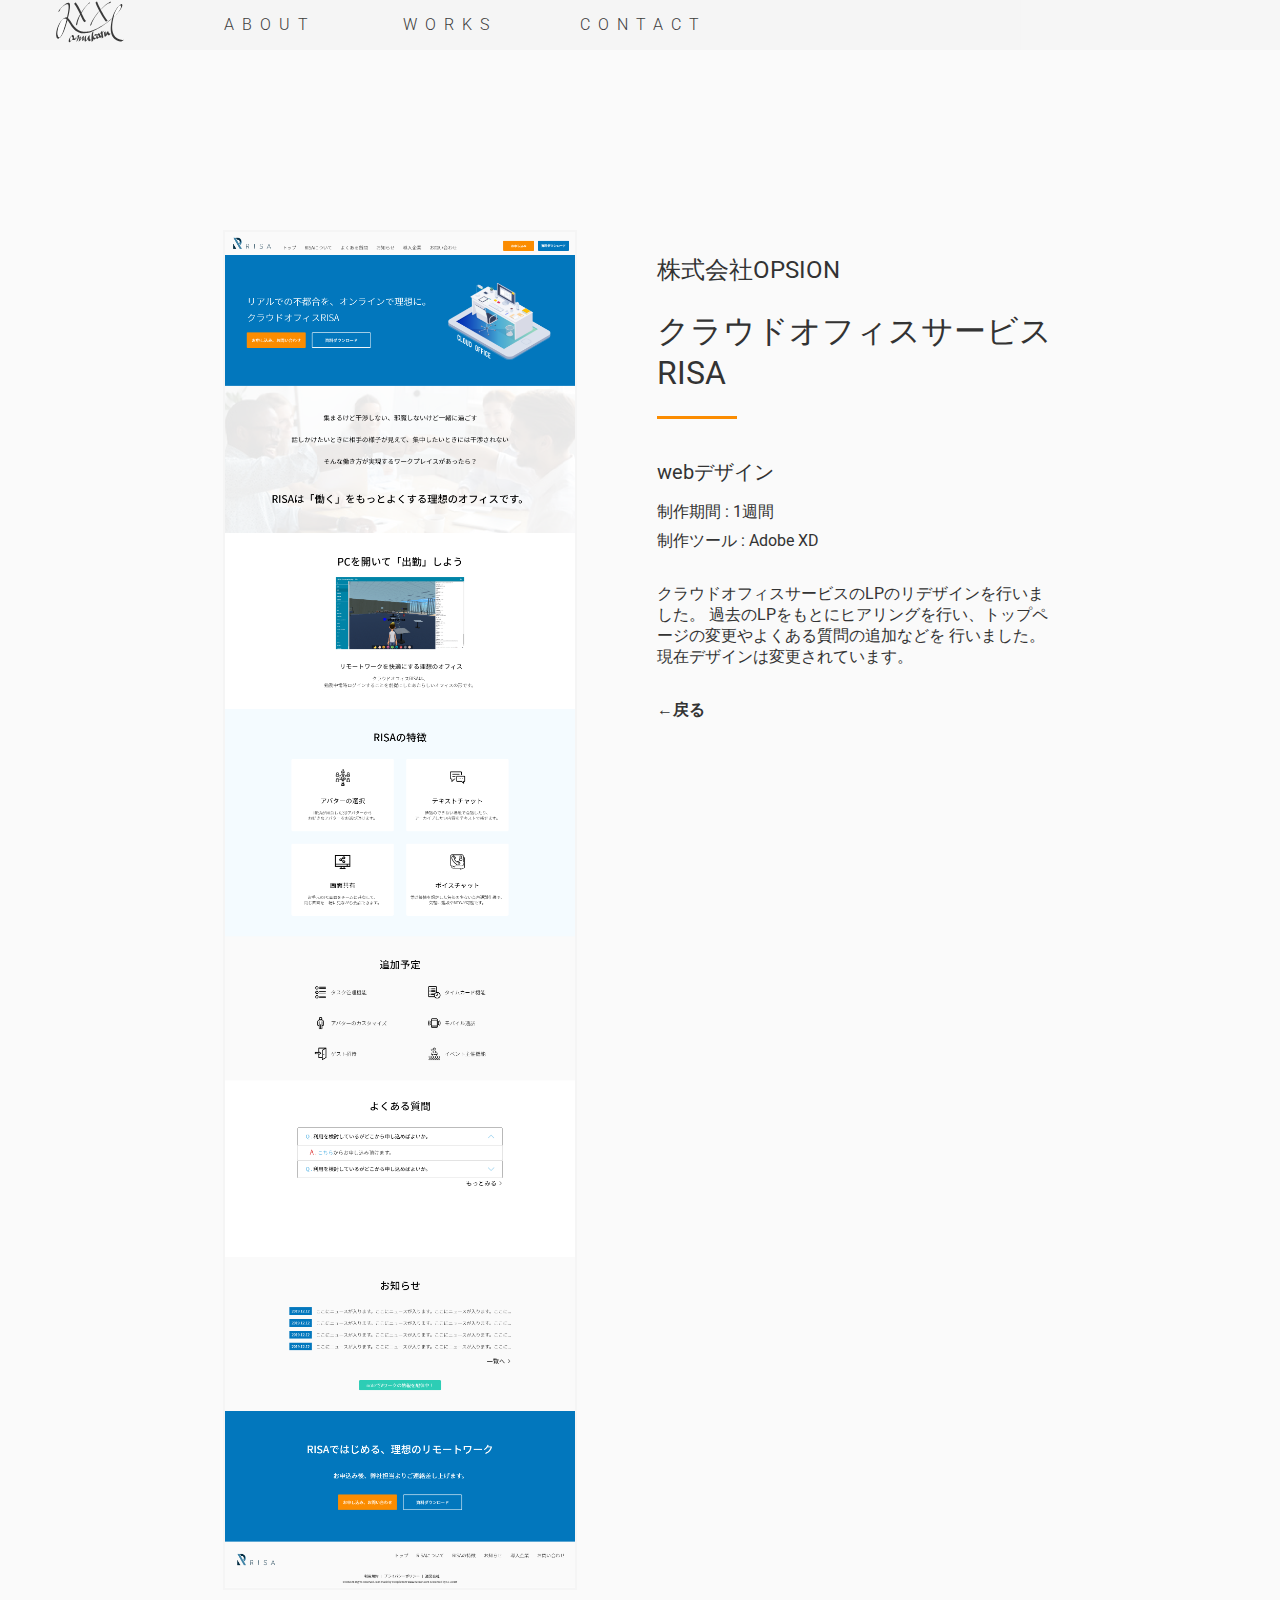
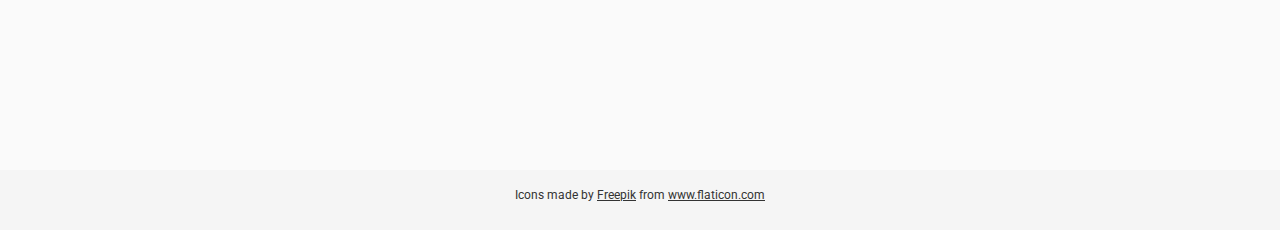
<file: work-risa.html>
<!DOCTYPE html>
<html lang="ja" dir="ltr">

<head>
 <title>Portfolio</title>
 <meta charset="utf-8">
 <meta name="viewport" content="width=device-width, initial-scale=1, minimum-scale=1, user-scalable=yes">
 <link rel="stylesheet" href="css/stylesheet.css">
 <link rel="stylesheet" href="css/works-templete.css">
 <link rel="stylesheet" href="css/responsive.css">
 <script src="https://ajax.googleapis.com/ajax/libs/jquery/1.12.4/jquery.min.js"></script>
 <script src="index.js"></script>
 <link href="https://fonts.googleapis.com/css2?family=Roboto&display=swap" rel="stylesheet">
 <link href="https://fonts.googleapis.com/css2?family=Roboto:wght@300&display=swap" rel="stylesheet">

<!-- Global site tag (gtag.js) - Google Analytics -->
<script async src="https://www.googletagmanager.com/gtag/js?id=G-50XK68QY48"></script>
<script>
  window.dataLayer = window.dataLayer || [];
  function gtag(){dataLayer.push(arguments);}
  gtag('js', new Date());

  gtag('config', 'G-50XK68QY48');
</script>

</head>

<body>
 <header>
  <div class="header-btns">
   <a href="./index.html"><img src="img/icon-top.svg" class="header-btn header-icon" alt=""></a>
   <a href="./about.html" class="header-btn about-btn">ABOUT</a>
   <a href="./works.html" class="header-btn works-btn">WORKS</a>
   <a href="./contact.html" class="header-btn contact-btn">CONTACT</a>
   </div>
 </header>

 <div id="wrapper">
  <div class="head">
   <div class="btn-gnavi">
    <span></span>
    <span></span>
    <span></span>
   </div>
  </div>
 <nav id="global-navi">
  <ul class="menu">
   <li><a href="index.html">HOME</a></li> 
   <li><a href="about.html">ABOUT</a></li>
   <li><a href="works.html">WORKS</a></li>
   <li><a href="contact.html">CONTACT</a></li>
  </ul>
 </nav>
</div>

 <div class="contents">
  <img src="img/work-risa.png" class="work-image" alt="">
  <div class="work-info">
   <p class="company">株式会社OPSION</p>
   <p class="service">クラウドオフィスサービスRISA</p>
   <div class="line-work"></div>
   <p class="work-type">webデザイン</p>
   <p class="period">制作期間 : 1週間</p>
   <p class="tool">制作ツール : Adobe XD</p>
   <p class="work-detail">
    クラウドオフィスサービスのLPのリデザインを行いました。
    過去のLPをもとにヒアリングを行い、トップページの変更やよくある質問の追加などを
    行いました。<br>現在デザインは変更されています。
   </p>
   <a class="more-info" href="./works.html">←戻る</a>
  </div>
 </div>

 <footer>
  <div class="flat-icon">Icons made by <a href="https://www.flaticon.com/authors/freepik" title="Freepik">Freepik</a> from <a href="https://www.flaticon.com/" title="Flaticon">www.flaticon.com</a></div>
 </footer>

</body>
</html>
</file>
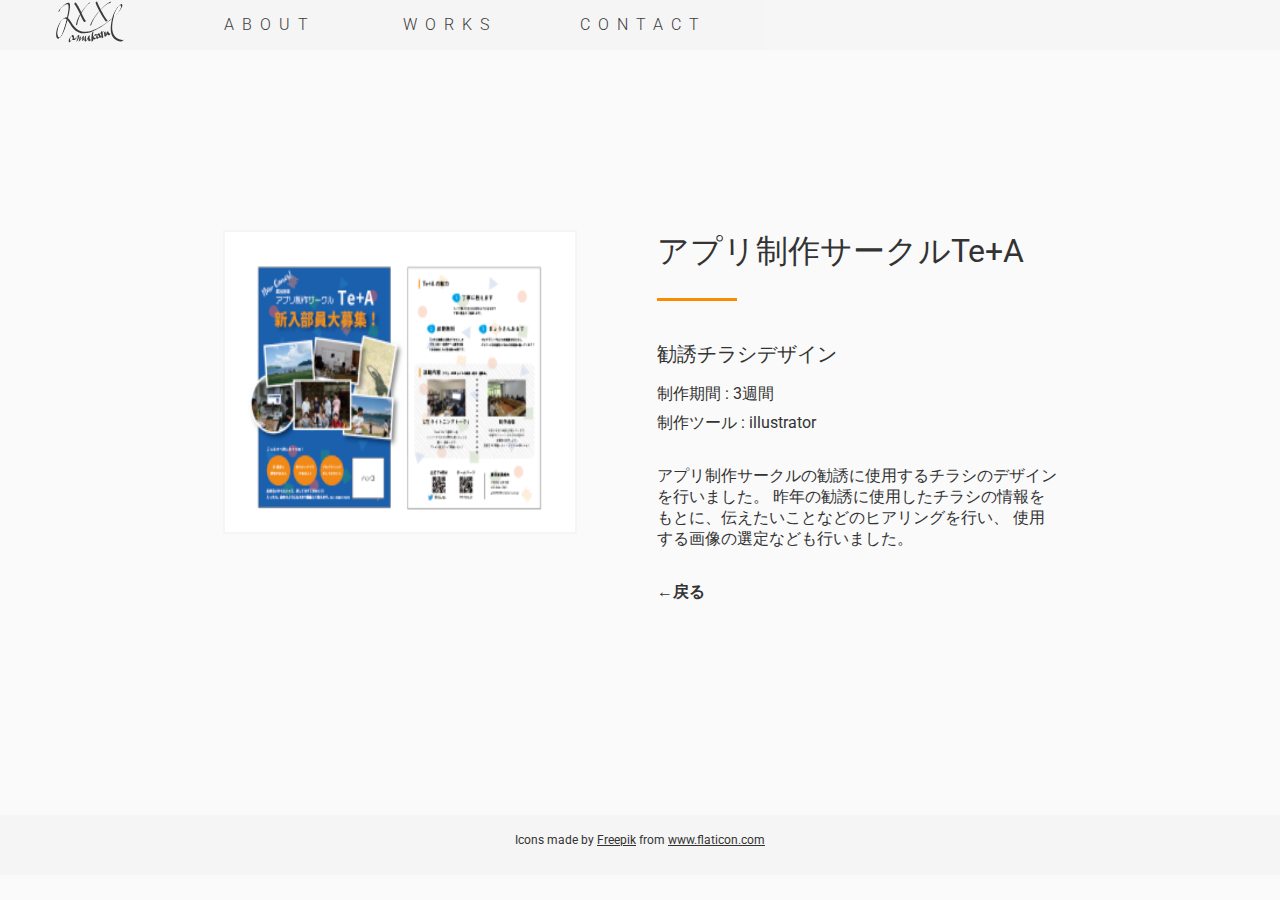
<file: work-tea.html>
<!DOCTYPE html>
<html lang="ja" dir="ltr">

<head>
 <title>Portfolio</title>
 <meta charset="utf-8">
 <meta name="viewport" content="width=device-width, initial-scale=1, minimum-scale=1, user-scalable=yes">
 <link rel="stylesheet" href="css/stylesheet.css">
 <link rel="stylesheet" href="css/works-templete.css">
 <link rel="stylesheet" href="css/responsive.css">
 <script src="https://ajax.googleapis.com/ajax/libs/jquery/1.12.4/jquery.min.js"></script>
 <script src="index.js"></script>
 <link href="https://fonts.googleapis.com/css2?family=Roboto&display=swap" rel="stylesheet">
 <link href="https://fonts.googleapis.com/css2?family=Roboto:wght@300&display=swap" rel="stylesheet">

<!-- Global site tag (gtag.js) - Google Analytics -->
<script async src="https://www.googletagmanager.com/gtag/js?id=G-50XK68QY48"></script>
<script>
  window.dataLayer = window.dataLayer || [];
  function gtag(){dataLayer.push(arguments);}
  gtag('js', new Date());

  gtag('config', 'G-50XK68QY48');
</script>

</head>

<body>
 <header>
  <div class="header-btns">
   <a href="./index.html"><img src="img/icon-top.svg" class="header-btn header-icon" alt=""></a>
   <a href="./about.html" class="header-btn about-btn">ABOUT</a>
   <a href="./works.html" class="header-btn works-btn">WORKS</a>
   <a href="./contact.html" class="header-btn contact-btn">CONTACT</a>
   </div>
 </header>

 <div id="wrapper">
  <div class="head">
   <div class="btn-gnavi">
    <span></span>
    <span></span>
    <span></span>
   </div>
  </div>
 <nav id="global-navi">
  <ul class="menu">
   <li><a href="index.html">HOME</a></li>
   <li><a href="about.html">ABOUT</a></li>
   <li><a href="works.html">WORKS</a></li>
   <li><a href="contact.html">CONTACT</a></li>
  </ul>
 </nav>
</div>

 <div class="contents">
  <img src="img/Te+A.png" class="work-image tea-image" alt="">
  <div class="work-info">
   <p class="service">アプリ制作サークルTe+A</p>
   <div class="line-work"></div>
   <p class="work-type">勧誘チラシデザイン</p>
   <p class="period">制作期間 : 3週間</p>
   <p class="tool">制作ツール : illustrator</p>
   <p class="work-detail">
     アプリ制作サークルの勧誘に使用するチラシのデザインを行いました。
     昨年の勧誘に使用したチラシの情報をもとに、伝えたいことなどのヒアリングを行い、
     使用する画像の選定なども行いました。
   </p>
   <a class="more-info" href="./works.html">←戻る</a>
  </div>
 </div>

 <footer>
  <div class="flat-icon">Icons made by <a href="https://www.flaticon.com/authors/freepik" title="Freepik">Freepik</a> from <a href="https://www.flaticon.com/" title="Flaticon">www.flaticon.com</a></div>
 </footer>

</body>
</html>
</file>
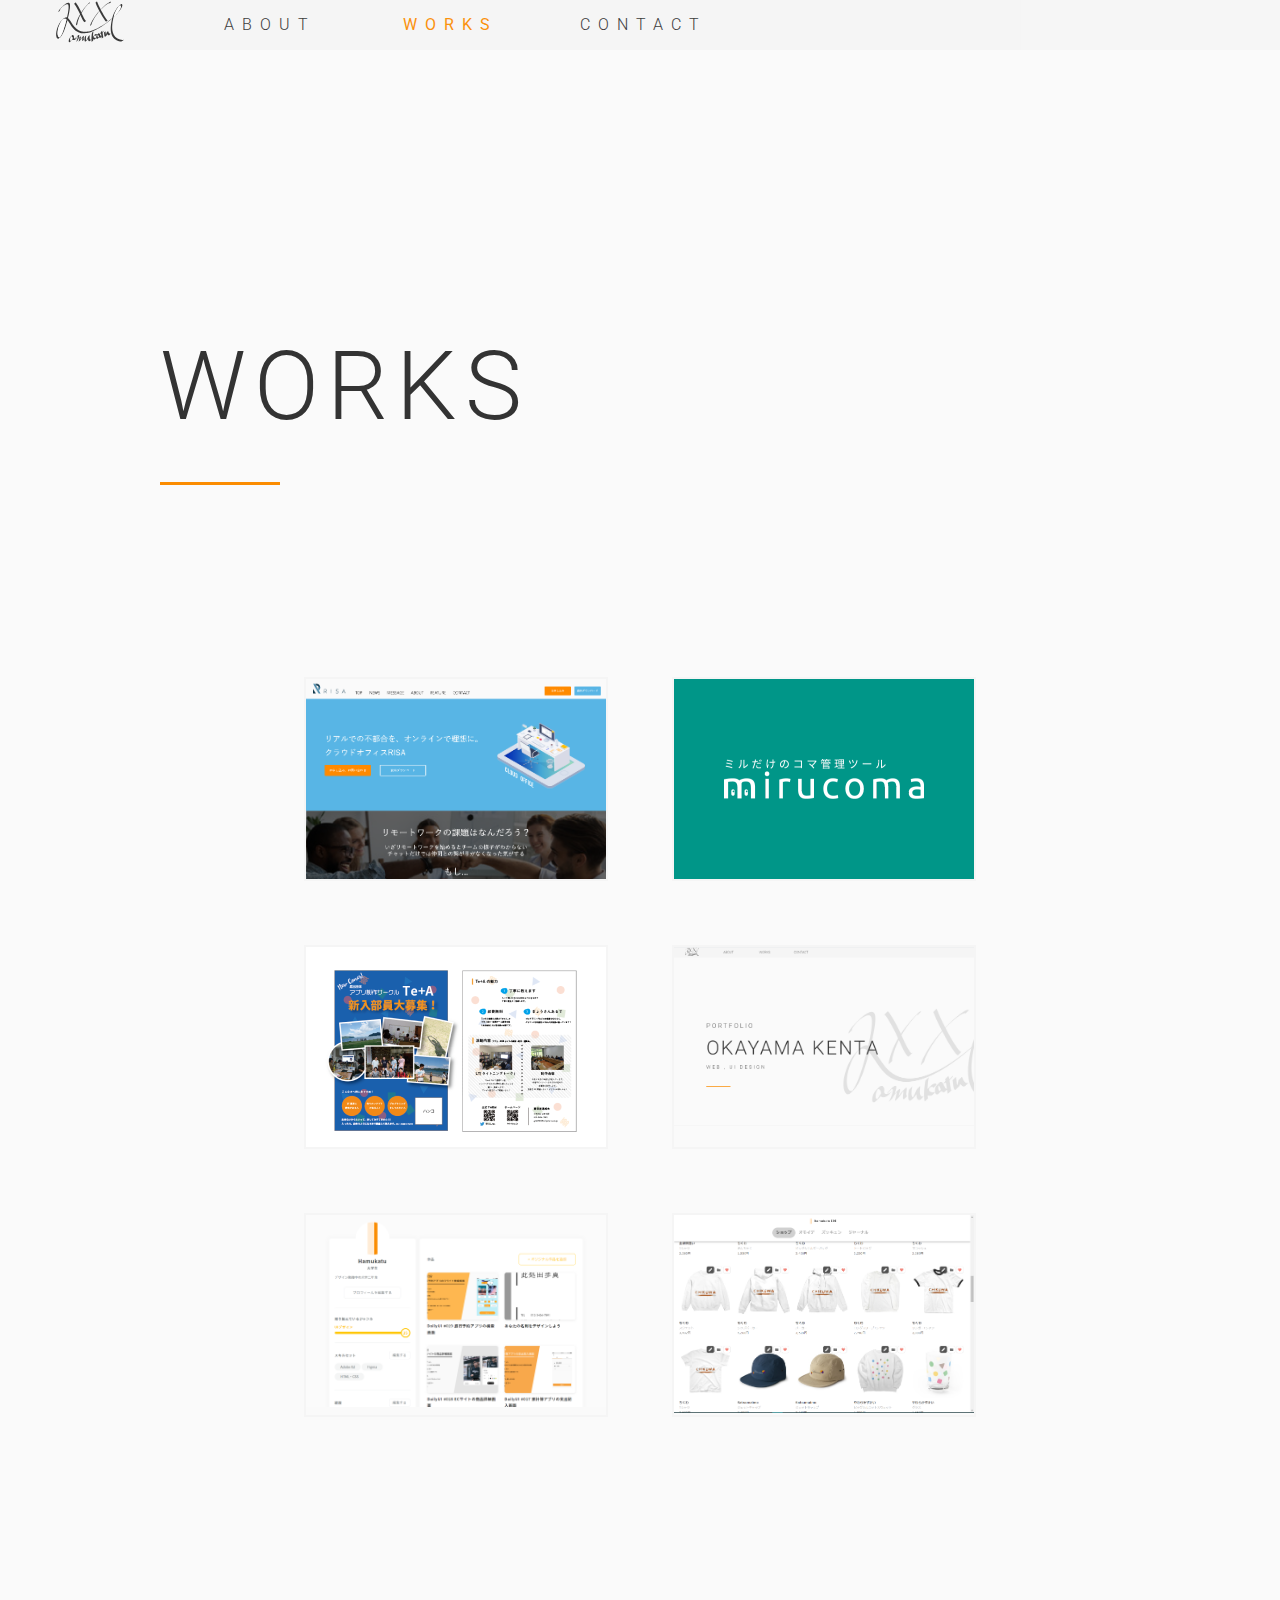
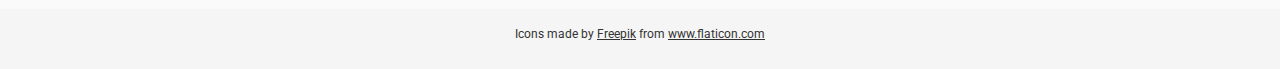
<file: works.html>
<!DOCTYPE html>
<html lang="ja" dir="ltr">

<head>
 <meta charset="utf-8">
 <meta name="viewport" content="width=device-width, initial-scale=1, minimum-scale=1, user-scalable=yes">
 <title>Portfolio</title>
 <link rel="stylesheet" href="css/stylesheet.css">
 <link rel="stylesheet" href="css/works.css">
 <link rel="stylesheet" href="css/responsive.css">
 <script src="https://ajax.googleapis.com/ajax/libs/jquery/1.12.4/jquery.min.js"></script>
 <script src="index.js"></script>
 <link href="https://fonts.googleapis.com/css2?family=Roboto&display=swap" rel="stylesheet">
 <link href="https://fonts.googleapis.com/css2?family=Roboto:wght@300&display=swap" rel="stylesheet">

<!-- Global site tag (gtag.js) - Google Analytics -->
<script async src="https://www.googletagmanager.com/gtag/js?id=G-50XK68QY48"></script>
<script>
  window.dataLayer = window.dataLayer || [];
  function gtag(){dataLayer.push(arguments);}
  gtag('js', new Date());

  gtag('config', 'G-50XK68QY48');
</script>

</head>

<body>
  
 <header>
  <div class="header-btns">
   <a href="./index.html"><img src="img/icon-top.svg" class="header-btn header-icon" alt=""></a>
   <a href="./about.html" class="header-btn about-btn">ABOUT</a>
   <a href="./works.html" class="header-btn works-btn">WORKS</a>
   <a href="./contact.html" class="header-btn contact-btn">CONTACT</a>
  </div>
 </header>

 <div id="wrapper">
  <div class="head">
   <div class="btn-gnavi">
    <span></span>
    <span></span>
    <span></span>
   </div>
  </div>
 <nav id="global-navi">
  <ul class="menu">
   <li><a href="index.html">HOME</a></li>
   <li><a href="about.html">ABOUT</a></li>
   <li><a href="works.html">WORKS</a></li>
   <li><a href="contact.html">CONTACT</a></li>
  </ul>
 </nav>
</div>

 <div class="top">
  <p class="top-name">WORKS</p>
  <div class="line"></div>
 </div>
 
 <div class="works">
  <div class="contents-works">
   <div class="work risa">
    <a href="work-risa.html">
     <img src="img/risa.png" class="img-work" alt="">
      <div class="mask">
       <p class="sentence-hover">クラウドオフィスサービスRISA</p>
       <p class="sentence-hover">LPリデザイン</p>
      </div>
    </a>
   </div>
   <div class="work juku-hp">
    <a href="work-juku.html">
     <img src="img/mirucoma.png" class="img-work" alt="">
     <div class="mask">
      <p class="sentence-hover">塾業務サポートサービス</p>
      <p class="sentence-hover">web,UIデザイン</p>
     </div>
    </a>
   </div>
   <div class="work tea">
    <a href="work-tea.html">
     <img src="img/Te+A.png" class="img-work" alt="">
     <div class="mask">
      <p class="sentence-hover">アプリ制作サークルTe+A</p>
      <p class="sentence-hover">勧誘チラシ作成</p>
     </div>
    </a>
   </div>
   <div class="work portfolio">
    <a href="work-portfolio.html">
     <img src="img/portfolio-head.png" class="img-work" alt="">
     <div class="mask">
      <p class="sentence-hover">Portfolio</p>
      <p class="sentence-hover">webデザイン・コーディング</p>
     </div>
    </a>
   </div>
   <div class="work cocoda">
    <a href="https://cocoda-design.com/Hamukatu" target="_blank">
     <img src="img/Cocoda.png" class="img-work" alt="">
     <div class="mask">
      <p class="sentence-hover">DailyCocoda!</p>
      <p class="sentence-hover">UIデザイン</p>
     </div>
    </a>
   </div>
   <div class="work suzuri">
    <a href="https://suzuri.jp/hamukatu104" target="_blank">
     <img src="img/Suzuri.png" class="img-work" alt="">
     <div class="mask">
      <p class="sentence-hover">SUZURI</p>
      <p class="sentence-hover">Tシャツデザイン</p>
     </div>
    </a>
   </div>
  </div>
 </div>

 <footer>
  <div class="flat-icon">Icons made by <a href="https://www.flaticon.com/authors/freepik" title="Freepik">Freepik</a> from <a href="https://www.flaticon.com/" title="Flaticon">www.flaticon.com</a></div>
 </footer>

</body>

</html>
</file>
<file: css/stylesheet.css>
body{
 margin:0;
 font-family: 'Roboto', sans-serif;
 background-color:#fafafa;
 color: #333;

}

/*ヘッダー*/
header{
 width: auto;
 height: 50px;
 position: -webkit-sticky;
 position: sticky;
 top: 0;
 background-color: #f5f5f5;
 z-index: 1;
 opacity: 0.95;
}
.header-btns{
 margin-left: 40px;
 display: flex;
}
.header-icon{
 height: 50px;
 opacity: 0.8;
}
.header-btn{
 width: 100px;
 height: 50px;
 margin-right: 80px;
 text-decoration: none;
 display: inline-block;
 text-align: center;
 font-size: 16px;
 font-weight: 300;
 color: #333;
 line-height: 50px;
 position: relative;
 letter-spacing: 8px;
}
.header-btn::after {
 position: absolute;
 bottom: 0px;
 left: 0;
 content: '';
 width: 100%;
 height: 2px;
 background: #fb8c00;
 transform: scale(0, 1);
 transform-origin: left top;
 transition: transform .3s;
}
.header-btn:hover::after {
 transform: scale(1, 1);
}
.head{
 width: 100%;
 height: 60px;
 background-color: #fafafa;
 position: fixed;
 top: 0;
 z-index: 2;
 display: none;
}
#wrapper nav {
 position: fixed;
 top: 0;
 right: -250px;
 width: 250px;
 height: 100%;
 padding-top: 50px;
 background:#333;
 font-size: 16px;
 box-sizing: border-box;
 z-index: 2;
 opacity: 0.95;
}
#wrapper nav ul li {
 display:block;
 padding: 24px 28px;
}
#wrapper nav ul li a {
 text-decoration: none;
 color: #fafafa;
 font-weight: 300;
 letter-spacing: 8px;
}
#wrapper .btn-gnavi {
 position: fixed;
 top: 24px;
 left: 24px;
 width: 30px;
 line-height: 24px;
 z-index: 3;
 box-sizing: border-box;
 cursor: pointer;
 -webkit-transition: all 400ms;
 transition: all 400ms;
 display: none;
}
#wrapper .btn-gnavi span {
 position: absolute;
 width: 30px;
 height: 3px;
 background: #666;
 border-radius: 8px;
 -webkit-transition: all 400ms;
 transition: all 400ms;
}
#wrapper .btn-gnavi span:nth-child(1) {
 top: 0;
}
#wrapper .btn-gnavi span:nth-child(2) {
 top: 10px;
}
#wrapper .btn-gnavi span:nth-child(3) {
 top: 20px;
}
#wrapper .btn-gnavi.open span {
 width: 24px;
}
#wrapper .contents section p {
 position: absolute;
 top: 50%;
 width: 30%;
 line-height: 1.4;
 font-size: 20px;
 color: #fff;
}
#wrapper .contents section:nth-child(odd) p {
 left: 10%;
}
#wrapper .contents section:nth-child(even) p {
 right: 10%;
}
/*////////////*/

/*コンテンツ*/

/*TOP*/
.top{
 margin: 240px 0 400px 160px;
 padding-top: 40px;
 position: relative;
}
.sub-title1{
 font-size: 32px;
 font-weight: 300;
 letter-spacing: 8px;
 margin-top: 40px;
}
.top-name{
 font-size: 96px;
 font-weight: 300;
 letter-spacing: 8px;
 margin: 0;
}
.sub-title2{
 font-size: 24px;
 font-weight: 300;
 letter-spacing: 8px;
 margin-bottom: 80px;
}
.line{
 width: 120px;
 height: 3px;
 background-color: #fb8c00;
}
.top-image{
 width: 800px;
 top: 0%;
 left: 50%;
 opacity: 0.1;
 position: absolute;
}

/*ABOUT*/
.about{
 margin-bottom: 160px;
}
.title{
 display: flex;
 justify-content: center;
 align-items: center;
 margin-bottom: 80px;
}
.title-sentence{
 width: 190px;
 font-size: 40px;
 font-weight: 300;
 letter-spacing: 16px;
 margin: 0 40px;
}
.line-left{
 width: 3px;
 height: 50px;
 background-color: #fb8c00;
}
.line-right{
 width: 3px;
 height: 50px;
 background-color: #fb8c00;
}
.my-name{
 margin-bottom: 48px;
}
.name-furigana{
 display: flex;
 justify-content: center;
 margin-bottom: 16px;
}
.myoji-furigana{
 font-size: 24px;
 line-height: 24px;
 margin: 0 32px 0 0;
}
.namae-furigana{
 font-size: 24px;
 line-height: 24px;
 margin: 0;
}
.name{
 display: flex;
 justify-content: center;
 margin-bottom: 48px;
}
.myoji{
 font-size: 48px;
 line-height: 48px;
 margin: 0 48px 0 0;
}
.namae{
 font-size: 48px;
 line-height: 48px;
 margin: 0;
}
.univ{
 font-size: 16px;
 font-weight: 400;
 text-align: center;
 margin-bottom: 64px;
}
.more-info{
 font-size: 16px;
 font-weight: 600;
 color: #333;
 position: relative;
 display: inline-block;
 text-decoration: none;
}
.more-info::after {
 position: absolute;
 bottom: -4px;
 left: 0;
 content: '';
 width: 100%;
 height: 2px;
 background: #fb8c00;
 transform: scale(0, 1);
 transform-origin: left top;
 transition: transform .3s;
}
.more-info:hover::after {
 transform: scale(1, 1);
}
.btn{
 display: flex;
 justify-content: center;
}

/*WORKS*/
.works{
 width: 80%;
 margin: 0 auto;
 margin-bottom: 160px;
}
.title-sentence-works{
 width: 200px;
 font-size: 40px;
 font-weight: 300;
 letter-spacing: 16px;
 margin: 0 40px;
}
.contents-works{
 display: flex;
 justify-content: center;
 flex-wrap: wrap;
}
.work{
 width: 300px;
 min-width: 300px;
 height: 200px;
 overflow: hidden;
 position: relative;
 margin: 32px;
 border: solid 2px #f5f5f5;
}
.work .sentence-hover{
 font-size: 16px;
 text-align: center;
 color: #fff;
}
.work .mask{
 width: 100%;
 height: 100%;
 position: absolute;
 top: 0;
 left: 0;
 opacity: 0;
 background-color: rgba(0, 0, 0, 0.8);
 -webkit-transition: all 0.6s ease;
 transition: all 0.6s ease;
}
.work:hover .mask{
 opacity: 1;
 padding-top: 60px;
}
.img-work{
 width: 300px;
}

/*CONTACT*/
.contact{
 margin-bottom: 120px;
}
.title-sentence-contact{
 width: 280px;
 font-size: 40px;
 font-weight: 300;
 letter-spacing: 16px;
 margin: 0 40px;
}
.contact-sentence{
 font-size: 16px;
 text-align: center;
 margin-bottom: 32px;
}
.icons{
 display: flex;
 justify-content: center;
}
.icon{
 width: 60px;
}
.btn-contact{
 padding: 10px;
 margin: 16px 80px;
}
/*////////////*/

/*フッター*/
footer{
 height: 60px;
 background-color: #f5f5f5;
}
.flat-icon{
  font-size: 12px;
 text-align: center;
 line-height: 50px;
}
a{
  color: #333;
}
/*////////////*/
</file>
<file: css/responsive.css>
@media screen and (max-width: 1750px){
 .top-image{
  display: none;
 }
}

@media screen and (max-width: 500px){

 /*topページ*/
 header{
  display: none;
 }
 .head{
  display: inline;
 }
 #wrapper .btn-gnavi{
  display: inline;
 }
 .top{
  margin: 120px 0 80px 40px;
 }
 .sub-title1,.sub-title2{
  font-size: 16px;
 }
 .sub-title2{
  margin-bottom: 40px;
 }
 .top-name{
  font-size: 48px;
 }
 .line-left,.line-right{
  width: 2px;
  height: 40px;
 }
 .title-sentence{
  width: 140px;
  font-size: 24px;
  margin: 0 24px;
 }
 
 .name-furigana{
  margin-bottom: 8px;
 }
 .my-name,.name{
  margin-bottom: 16px;
 }
 .myoji-furigana,.namae-furigana{
  font-size: 16px;
 }
 .myoji,.namae{
  font-size: 32px;
 }
 .univ{
  margin-bottom: 40px;
 }
 .more-info{
  text-decoration: underline;
 }

 .title-sentence-works{
  width: 150px;
  font-size: 24px;
  margin: 0 24px;
 }
 .work .mask{
  opacity: 1;
  padding-top: 60px;
  background-color: rgba(0, 0, 0, 0.7);
 }

 .contact{
  margin-bottom: 64px;
 }
 .title-sentence-contact{
  width: 200px;
  font-size: 24px;
  margin: 0 24px;
 }
 .icon{
  width: 40px;
 }
 .btn-contact{
  margin: 16px;
 }

 /*about*/
 .about-me{
  margin-left: 5%;
 }
 .my-profile{
  margin-left: 32px;
 }
 .line-about{
  height: 100px;
 }
 .title-sentence-skill{
  width: 130px;
  font-size: 24px;
  margin: 0 24px;
 }
 .sentence-about{
  width: 300px;
 }
 .contents-skill{
  display: block;
  margin: 0 auto;
 }
 .title-skill{
  margin-bottom: 0;
 }
 .use{
  margin: 56px 0;
  text-align: center;
 }

  /*works*/
 .contents{
   width: 90%;
   margin: 0 auto;
  margin-left: 24px;
  margin-bottom: 80px;
  flex-direction:column;
 }
 .contents-hp{
  
 }
 .work-info{
  margin: 80px 32px;
  display: inline-block;
 }
 .work-image-hp{
  display: none;
 }
 .work-image{
  order: 1;
  width: 300px;
  height: auto;
 }
 .work-image-function{
  width: 350px;
 }
 .sentence-right{
  margin-left: 0;
  text-align: left;
  order: 2;
 }
 .sentence-left{
  margin-left: 0;
  text-align: left;
  order: 2;
 }
 .tea-image{
  display: inline;
  width: 80%;
  text-align: center;
  margin: 160px 0 0 32px;
 }
}
</file>
<file: css/about.css>
/*header*/
.about-btn{
 color: #fb8c00;
 font-weight: 400;
}

/*top*/
.top{
 margin-bottom: 200px;
}
.top-name{
 margin-bottom: 40px;
}

/*about*/
.about-me{
 margin: 0 0 160px 15%;
 display: flex;
}
.line-about{
 width: 3px;
 height: 160px;
 background-color: #fb8c00;
}
.my-profile{
 margin-left: 80px;
}
.name-furigana{
 justify-content: left;
 font-weight: 300;
}
.name{
 justify-content: left;
}
.univ{
 margin-bottom: 40px;
 text-align: left;
}
.sentence-about{
 width: 400px;
 font-size: 16px;
}
.sns-btn{
 color: #333;
 margin-right: 24px;
}
.sns{
 display: flex;
}
.top-image{
 width: 600px;
 margin-left: 120px;
 opacity: 0.1;
 position: static;
}

/*skill*/
.skills{
 margin-bottom: 160px;
}
.title-sentence-skill{
 width: 170px;
 font-size: 40px;
 font-weight: 300;
 letter-spacing: 16px;
 margin: 0 40px;
}
.contents-skills{
 display: flex;
 justify-content: center;
 flex-wrap: wrap;
}
.skill{
 width: 300px;
 min-width: 300px;
 height: 200px;
 overflow: hidden;
 position: relative;
 margin: 32px;
 border: solid 2px #f5f5f5;
 background-color: #fff;
}
.vertical-middle{
 display: inline-block;
 vertical-align: middle;
}
.icon-skill{
 padding: 24px 0 0 32px;
 display: inline;
}
.sentence-skill{
 padding-left: 8px;
 margin: 0;
 margin-top: 30px;
 display: inline-block;
 height: 40px;
 font-size: 24px;
 font-weight: 600;
}
.subtitle-skill{
  margin: 0;
 padding: 24px 0 24px 32px;
 font-weight: 400;
}
.use-skill{
 font-size: 12px;
 padding-left: 32px;
 margin: 0;
}
</file>
<file: css/contact.css>
/*header*/
.contact-btn{
 color: #fb8c00;
 font-weight: 400;
 }
 /*top*/
 .top{
 margin-bottom: 160px;
}
.top-name{
 margin-bottom: 40px;
}
</file>
<file: css/works-templete.css>
.contents{
 margin: 180px 0;
 display: flex;
 justify-content: center;
}
.contents-hp{
 margin: 180px 0;
 display: flex;
 justify-content: center;
}
.work-image{
 width: 350px;
 border: solid 2px #f5f5f5;
}
.work-image-hp{
 width: 500px;
 border: solid 2px #f5f5f5;
}
.tea-image{
 width: 350px;
 height: 300px;
 border: solid 2px #f5f5f5;
}
.work-info{
 width: 400px;
 margin: 0 0 32px 80px;
}
.company{
 font-size: 24px;
}
.service{
 font-size: 32px;
 margin: 0;
}
.line-work{
 width: 80px;
 height: 3px;
 background-color: #fb8c00;
 margin: 24px 0 40px 0;
}
.work-type{
 font-size: 20px;
 margin: 16px 0;
}
.period,.tool{
 font-size: 16px;
 margin: 8px 0;
}
.work-detail{
 font-size: 16px;
 margin: 32px 0;
}
.work-info-btn{
 width: 160px;
 height: 40px;
 background-color: #fb8c00;
 display: inline-block;
 text-decoration: none;
 color: #fafafa;
 border-radius: 4px;
}
.work-info-text{
 font-size: 14px;
 margin: 0;
 text-align: center;
 line-height: 40px;
}
</file>
<file: css/work-juku.css>
.service-title{
 padding: 120px 0;
 margin: 0;
}
.service{
 font-size: 20px;
 text-align: center;
}
.service-name{
 font-size: 32px;
 margin: 16px 0;
 font-weight: 600;

 text-align: center;
}
.line-work{
 margin: 0 auto;
 background-color: #009688;
}
.contents{
 justify-content: center;
 margin: 0 0 80px 0;
}
.work-image{
 width: 358px;
 height: auto;
 margin: 0;
 }
 .work-image-hp{
  width: 358px;
  height: auto;
  margin: 0;
 }
 .work-image-function{
  width: 500px;
  height: auto;
  border: solid 2px #f5f5f5;
 }
 .sentence-right{
  margin: 24px 0 0 80px;
 }
 .sentence-left{
  margin: 24px 80px 0 0;
 }
 .content-title{
  font-size: 20px;
  margin: 0;
  margin-bottom: 16px;
  font-weight: 600;
 }
 .work-detail{
  width: 400px;
  margin: 0 0 24px 0;
  line-height: 32px;
 }
 .work-info-btn{
  background-color: #009688;
  color: #fff;
 }
 .work-info-btn :hover{
  background-color: #fff;
  color: #009688;
  border: solid 2px #009688;
  border-radius: 4px;
 }
</file>
<file: css/works.css>
/*header*/
.works-btn{
 color: #fb8c00;
 font-weight: 400;
 }
/*top*/
.top{
 margin-bottom: 160px;
}
.top-name{
 margin-bottom: 40px;
}
</file>
